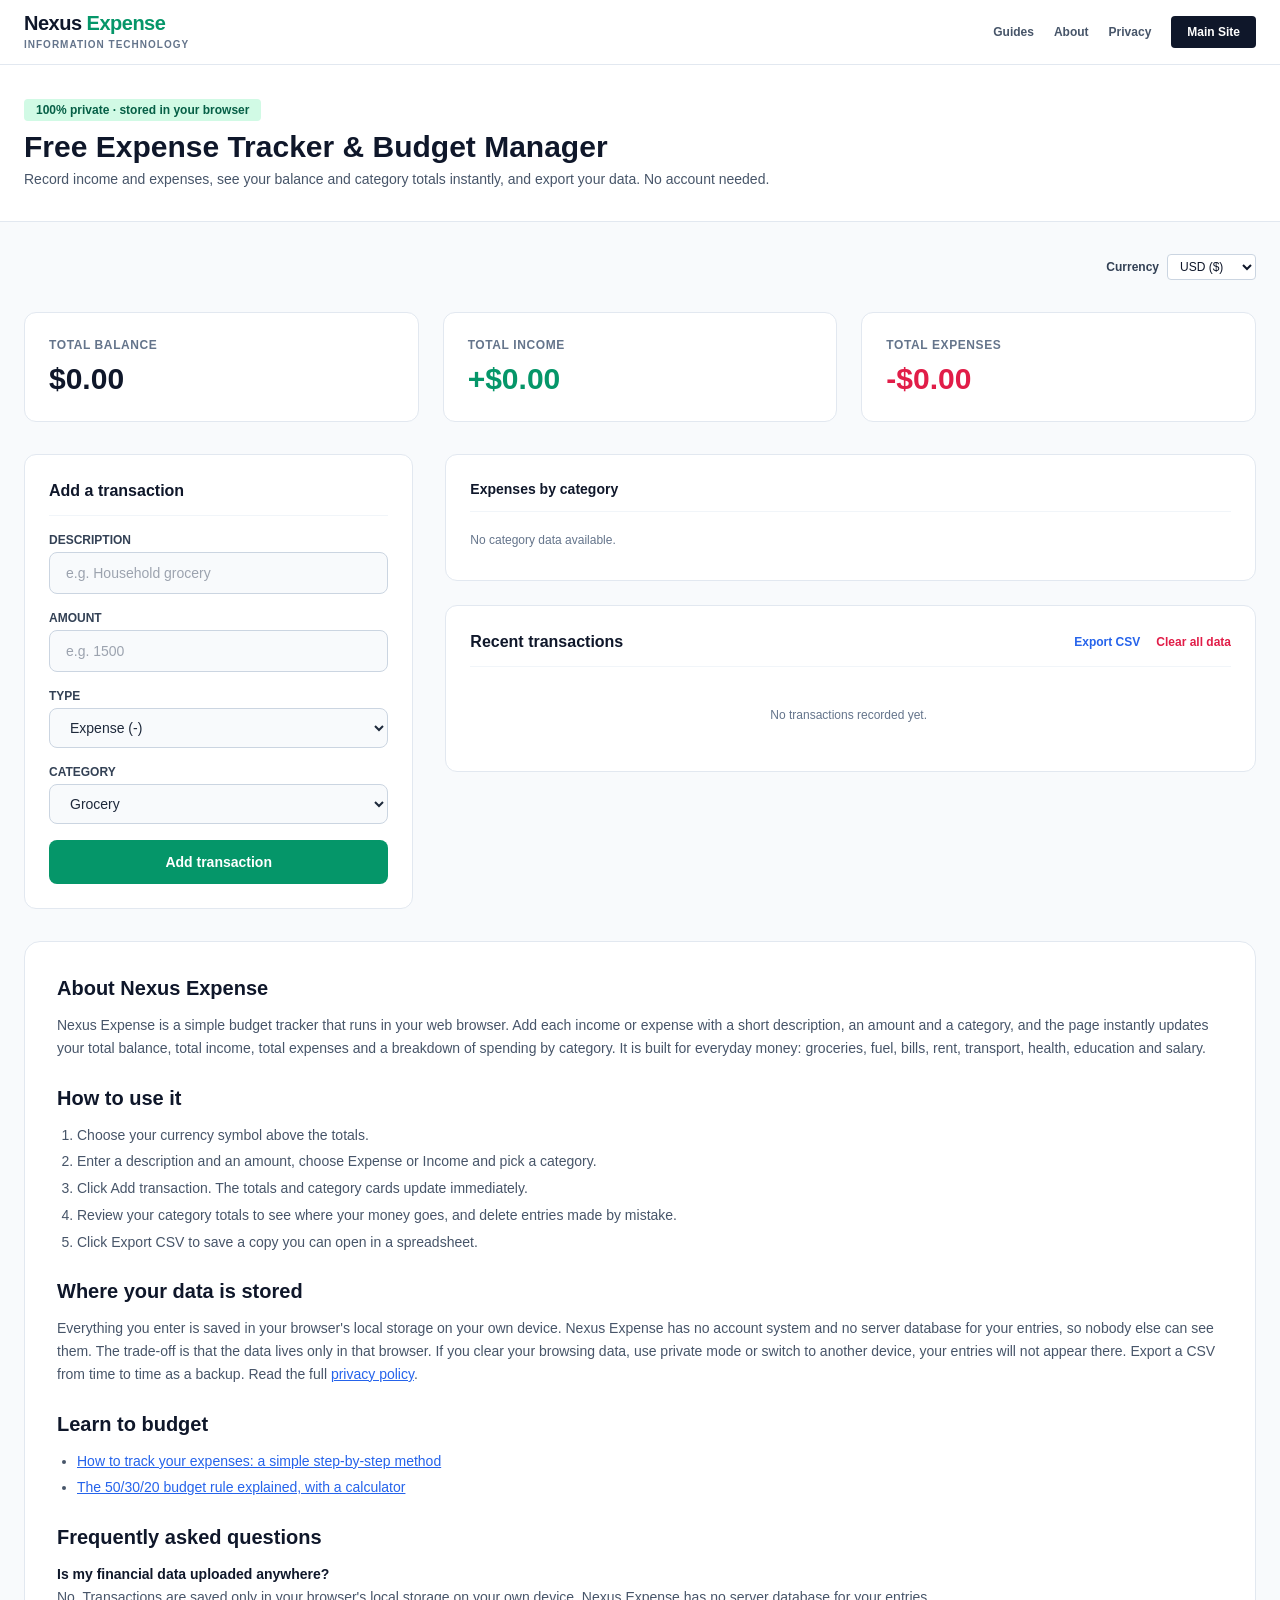
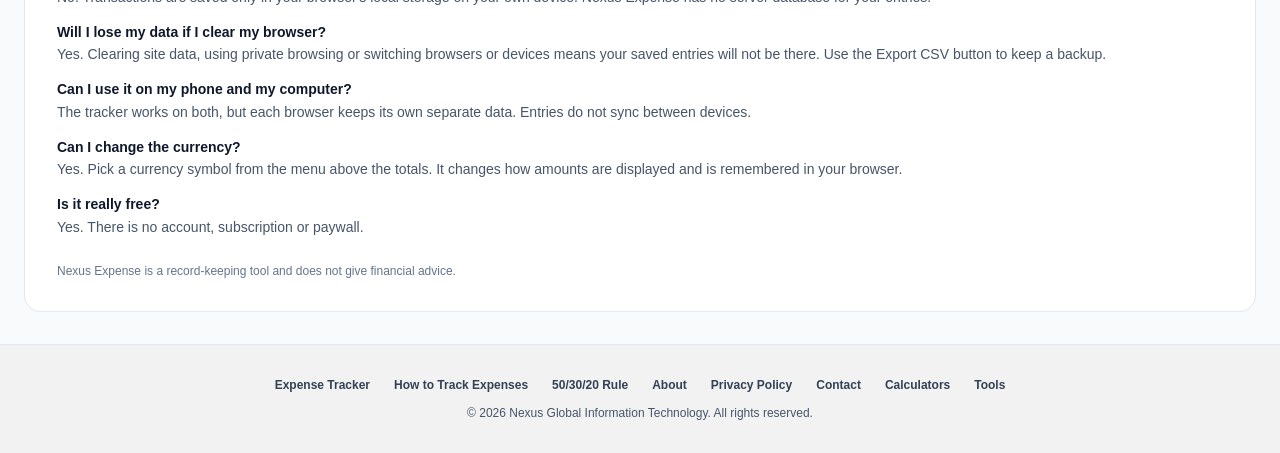
<file: index.html>
<!DOCTYPE html>
<html lang="en">
<head>
<meta charset="UTF-8">
<meta name="viewport" content="width=device-width, initial-scale=1.0">
<title>Free Expense Tracker & Budget Manager - Private, No Sign-up | Nexus Expense</title>
<meta name="description" content="Track income and expenses by category with a free private budget tracker. Data stays in your browser. No account, no upload. Export to CSV.">
<link rel="canonical" href="https://expense.nexusglobalit.org/">
<link rel="icon" href="/favicon.ico" type="image/x-icon">
<link rel="apple-touch-icon" href="/apple-touch-icon.png">
<meta property="og:type" content="website"><meta property="og:site_name" content="Nexus Expense"><meta property="og:title" content="Free Expense Tracker & Budget Manager - Private, No Sign-up | Nexus Expense"><meta property="og:description" content="Track income and expenses by category with a free private budget tracker. Data stays in your browser. No account, no upload. Export to CSV."><meta property="og:url" content="https://expense.nexusglobalit.org/"><meta name="twitter:card" content="summary">
<link rel="stylesheet" href="/style.css">
<link rel="stylesheet" href="https://cdnjs.cloudflare.com/ajax/libs/font-awesome/6.5.1/css/all.min.css">
<script type="application/ld+json">[{"@context": "https://schema.org", "@type": "WebApplication", "name": "Nexus Expense", "url": "https://expense.nexusglobalit.org/", "description": "Free private expense tracker and budget manager that stores data only in your browser.", "applicationCategory": "FinanceApplication", "operatingSystem": "Any (web browser)", "browserRequirements": "Requires JavaScript and local storage", "offers": {"@type": "Offer", "price": "0", "priceCurrency": "USD"}, "publisher": {"@type": "Organization", "name": "Nexus Global Information Technology", "url": "https://www.nexusglobalit.org/"}}, {"@context": "https://schema.org", "@type": "FAQPage", "mainEntity": [{"@type": "Question", "name": "Is my financial data uploaded anywhere?", "acceptedAnswer": {"@type": "Answer", "text": "No. Transactions are saved only in your browser's local storage on your own device. Nexus Expense has no server database for your entries."}}, {"@type": "Question", "name": "Will I lose my data if I clear my browser?", "acceptedAnswer": {"@type": "Answer", "text": "Yes. Clearing site data, using private browsing or switching browsers or devices means your saved entries will not be there. Use the Export CSV button to keep a backup."}}, {"@type": "Question", "name": "Can I use it on my phone and my computer?", "acceptedAnswer": {"@type": "Answer", "text": "The tracker works on both, but each browser keeps its own separate data. Entries do not sync between devices."}}, {"@type": "Question", "name": "Can I change the currency?", "acceptedAnswer": {"@type": "Answer", "text": "Yes. Pick a currency symbol from the menu above the totals. It changes how amounts are displayed and is remembered in your browser."}}, {"@type": "Question", "name": "Is it really free?", "acceptedAnswer": {"@type": "Answer", "text": "Yes. There is no account, subscription or paywall."}}]}]</script>
</head>
<body class="bg-slate-50 text-slate-900 min-h-screen flex flex-col">
<nav class="border-b border-slate-200 bg-white sticky top-0 z-50"><div class="max-w-7xl mx-auto px-6 h-16 flex items-center justify-between">
<a href="/" class="flex flex-col justify-center"><span class="text-xl font-bold tracking-tight text-slate-900 leading-none">Nexus <span class="text-emerald-600">Expense</span></span><span class="text-[10px] font-semibold text-slate-500 uppercase tracking-widest mt-1">Information Technology</span></a>
<div class="flex items-center gap-5 text-xs font-semibold text-slate-600">
<a class="hidden sm:inline hover:text-emerald-700" href="/how-to-track-expenses/">Guides</a><a class="hidden sm:inline hover:text-emerald-700" href="/about/">About</a><a class="hidden sm:inline hover:text-emerald-700" href="/privacy-policy/">Privacy</a>
<a href="https://www.nexusglobalit.org/" class="bg-slate-900 hover:bg-slate-800 text-white px-4 py-2 rounded">Main Site</a></div></div></nav>
<section class="py-8 px-6 bg-white border-b border-slate-200"><div class="max-w-7xl mx-auto">
<span class="bg-emerald-100 text-emerald-800 text-xs font-semibold px-3 py-1 rounded">100% private &middot; stored in your browser</span>
<h1 class="text-2xl sm:text-3xl font-bold text-slate-900 mt-2">Free Expense Tracker &amp; Budget Manager</h1>
<p class="text-slate-600 text-sm mt-1">Record income and expenses, see your balance and category totals instantly, and export your data. No account needed.</p></div></section>
<main class="max-w-7xl mx-auto px-6 py-8 flex-grow w-full space-y-8">
<div class="flex items-center justify-end gap-2 text-xs"><label for="currency" class="font-semibold text-slate-700">Currency</label><select id="currency" class="border border-slate-300 rounded px-2 py-1 bg-white"><option value="$">USD ($)</option><option value="Rs ">PKR (Rs)</option><option value="€">EUR (€)</option><option value="£">GBP (£)</option><option value="AED ">AED</option><option value="SAR ">SAR</option><option value="₹">INR (₹)</option></select></div>
<div class="grid grid-cols-1 sm:grid-cols-3 gap-6">
<div class="bg-white border border-slate-200 p-6 rounded-xl"><span class="text-xs text-slate-500 font-semibold uppercase tracking-wider block">Total Balance</span><span id="balance-amount" class="text-3xl font-bold text-slate-900 mt-2 block">$0.00</span></div>
<div class="bg-white border border-slate-200 p-6 rounded-xl"><span class="text-xs text-slate-500 font-semibold uppercase tracking-wider block">Total Income</span><span id="income-amount" class="text-3xl font-bold text-emerald-600 mt-2 block">+$0.00</span></div>
<div class="bg-white border border-slate-200 p-6 rounded-xl"><span class="text-xs text-slate-500 font-semibold uppercase tracking-wider block">Total Expenses</span><span id="expense-amount" class="text-3xl font-bold text-rose-600 mt-2 block">-$0.00</span></div></div>
<div class="grid grid-cols-1 lg:grid-cols-3 gap-8">
<div class="bg-white border border-slate-200 p-6 rounded-xl space-y-4 h-fit"><h2 class="text-base font-bold text-slate-900 border-b border-slate-100 pb-3">Add a transaction</h2>
<form id="transaction-form" class="space-y-4">
<div><label for="tx-title" class="block text-xs font-semibold text-slate-700 uppercase mb-1">Description</label><input type="text" id="tx-title" required maxlength="80" placeholder="e.g. Household grocery" class="w-full bg-slate-50 border border-slate-300 text-slate-800 text-sm px-4 py-2.5 rounded-lg focus:outline-none focus:border-emerald-600"></div>
<div><label for="tx-amount" class="block text-xs font-semibold text-slate-700 uppercase mb-1">Amount</label><input type="number" step="0.01" min="0.01" id="tx-amount" required placeholder="e.g. 1500" class="w-full bg-slate-50 border border-slate-300 text-slate-800 text-sm px-4 py-2.5 rounded-lg focus:outline-none focus:border-emerald-600"></div>
<div><label for="tx-type" class="block text-xs font-semibold text-slate-700 uppercase mb-1">Type</label><select id="tx-type" class="w-full bg-slate-50 border border-slate-300 text-slate-800 text-sm px-4 py-2.5 rounded-lg focus:outline-none focus:border-emerald-600"><option value="expense">Expense (-)</option><option value="income">Income (+)</option></select></div>
<div><label for="tx-category" class="block text-xs font-semibold text-slate-700 uppercase mb-1">Category</label><select id="tx-category" class="w-full bg-slate-50 border border-slate-300 text-slate-800 text-sm px-4 py-2.5 rounded-lg focus:outline-none focus:border-emerald-600"><option value="Grocery">Grocery</option><option value="Petrol">Petrol / Fuel</option><option value="Milk">Milk</option><option value="Bills">Bills &amp; Utilities</option><option value="Rent">Rent</option><option value="Transport">Transport</option><option value="Food &amp; Dining">Food &amp; Dining</option><option value="Health">Health</option><option value="Education">Education</option><option value="Shopping">Shopping</option><option value="Salary">Salary</option><option value="Other">Other</option></select></div>
<button type="submit" class="w-full bg-emerald-600 hover:bg-emerald-700 text-white font-semibold py-3 rounded-lg text-sm transition">Add transaction</button></form></div>
<div class="lg:col-span-2 space-y-6">
<div class="bg-white border border-slate-200 p-6 rounded-xl space-y-3"><h2 class="text-sm font-bold text-slate-900 border-b border-slate-100 pb-3">Expenses by category</h2><div id="category-totals-list" class="grid grid-cols-2 sm:grid-cols-3 gap-3"></div></div>
<div class="bg-white border border-slate-200 p-6 rounded-xl space-y-4"><div class="flex items-center justify-between border-b border-slate-100 pb-3"><h2 class="text-base font-bold text-slate-900">Recent transactions</h2>
<div class="flex gap-4 text-xs font-semibold"><button id="export-btn" class="text-blue-600 hover:underline">Export CSV</button><button id="clear-btn" class="text-rose-600 hover:underline">Clear all data</button></div></div>
<ul id="transaction-list" class="space-y-2 max-h-80 overflow-y-auto pr-1"></ul></div></div></div>
<article class="bg-white border border-slate-200 rounded-2xl p-6 sm:p-8 text-sm text-slate-600 leading-relaxed space-y-3">
<h2 class="text-xl font-bold text-slate-900">About Nexus Expense</h2>
<p>Nexus Expense is a simple budget tracker that runs in your web browser. Add each income or expense with a short description, an amount and a category, and the page instantly updates your total balance, total income, total expenses and a breakdown of spending by category. It is built for everyday money: groceries, fuel, bills, rent, transport, health, education and salary.</p>
<h2 class="text-xl font-bold text-slate-900 pt-3">How to use it</h2>
<ol class="list-decimal pl-5 space-y-1"><li>Choose your currency symbol above the totals.</li><li>Enter a description and an amount, choose Expense or Income and pick a category.</li><li>Click Add transaction. The totals and category cards update immediately.</li><li>Review your category totals to see where your money goes, and delete entries made by mistake.</li><li>Click Export CSV to save a copy you can open in a spreadsheet.</li></ol>
<h2 class="text-xl font-bold text-slate-900 pt-3">Where your data is stored</h2>
<p>Everything you enter is saved in your browser's local storage on your own device. Nexus Expense has no account system and no server database for your entries, so nobody else can see them. The trade-off is that the data lives only in that browser. If you clear your browsing data, use private mode or switch to another device, your entries will not appear there. Export a CSV from time to time as a backup. Read the full <a class="text-blue-600 underline" href="/privacy-policy/">privacy policy</a>.</p>
<h2 class="text-xl font-bold text-slate-900 pt-3">Learn to budget</h2>
<ul class="list-disc pl-5 space-y-1"><li><a class="text-blue-600 underline" href="/how-to-track-expenses/">How to track your expenses: a simple step-by-step method</a></li><li><a class="text-blue-600 underline" href="/50-30-20-budget-rule/">The 50/30/20 budget rule explained, with a calculator</a></li></ul>
<h2 class="text-xl font-bold text-slate-900 pt-3">Frequently asked questions</h2>
<div><h3 class="font-semibold text-slate-900 mt-3">Is my financial data uploaded anywhere?</h3><p>No. Transactions are saved only in your browser's local storage on your own device. Nexus Expense has no server database for your entries.</p></div><div><h3 class="font-semibold text-slate-900 mt-3">Will I lose my data if I clear my browser?</h3><p>Yes. Clearing site data, using private browsing or switching browsers or devices means your saved entries will not be there. Use the Export CSV button to keep a backup.</p></div><div><h3 class="font-semibold text-slate-900 mt-3">Can I use it on my phone and my computer?</h3><p>The tracker works on both, but each browser keeps its own separate data. Entries do not sync between devices.</p></div><div><h3 class="font-semibold text-slate-900 mt-3">Can I change the currency?</h3><p>Yes. Pick a currency symbol from the menu above the totals. It changes how amounts are displayed and is remembered in your browser.</p></div><div><h3 class="font-semibold text-slate-900 mt-3">Is it really free?</h3><p>Yes. There is no account, subscription or paywall.</p></div>
<p class="text-xs text-slate-500 pt-3">Nexus Expense is a record-keeping tool and does not give financial advice.</p></article>
</main>
<footer class="bg-[#f2f2f2] text-slate-600 text-xs py-8 px-6 border-t border-slate-200"><div class="max-w-7xl mx-auto space-y-3 text-center">
<nav aria-label="Footer" class="flex flex-wrap justify-center gap-x-6 gap-y-2 font-semibold text-slate-700"><a href="/">Expense Tracker</a><a href="/how-to-track-expenses/">How to Track Expenses</a><a href="/50-30-20-budget-rule/">50/30/20 Rule</a><a href="/about/">About</a><a href="/privacy-policy/">Privacy Policy</a><a href="/contact/">Contact</a><a href="https://calc.nexusglobalit.org/">Calculators</a><a href="https://tools.nexusglobalit.org/">Tools</a></nav>
<p>&copy; 2026 Nexus Global Information Technology. All rights reserved.</p></div></footer>
<script>
const KEY='my_transactions',CKEY='nexus_expense_currency';
function loadTx(){try{const v=JSON.parse(localStorage.getItem(KEY));return Array.isArray(v)?v:[];}catch(e){return [];}}
function saveTx(){try{localStorage.setItem(KEY,JSON.stringify(transactions));}catch(e){}}
let transactions=loadTx();let sym='$';
try{sym=localStorage.getItem(CKEY)||'$';}catch(e){}
function money(n){return sym+Math.abs(n).toFixed(2);}
function el(tag,cls,text){const e=document.createElement(tag);if(cls)e.className=cls;if(text!==undefined)e.textContent=text;return e;}
function updateUI(){
 const list=document.getElementById('transaction-list'),cats=document.getElementById('category-totals-list');
 list.textContent='';cats.textContent='';let inc=0,exp=0;const byCat={};
 if(!transactions.length){list.appendChild(el('p','text-xs text-slate-500 text-center py-6','No transactions recorded yet.'));cats.appendChild(el('p','text-xs text-slate-500 col-span-full py-2','No category data available.'));}
 else{
  transactions.forEach((tx,i)=>{const a=parseFloat(tx.amount)||0;
   if(tx.type==='income'){inc+=a;}else{exp+=a;byCat[tx.category]=(byCat[tx.category]||0)+a;}
   const li=el('li','flex items-center justify-between p-3 rounded-lg bg-slate-50 border border-slate-200 text-sm');
   const left=el('div','flex items-center space-x-3');left.appendChild(el('span','w-2.5 h-2.5 rounded-full '+(tx.type==='income'?'bg-emerald-500':'bg-rose-500')));
   const mid=el('div');mid.appendChild(el('p','font-semibold text-slate-800 text-xs sm:text-sm',tx.title));mid.appendChild(el('span','text-[10px] bg-slate-200 text-slate-600 px-2 py-0.5 rounded',tx.category));left.appendChild(mid);
   const right=el('div','flex items-center space-x-3');right.appendChild(el('span','font-mono font-bold '+(tx.type==='income'?'text-emerald-600':'text-rose-600'),(tx.type==='income'?'+':'-')+money(a)));
   const del=el('button','text-slate-400 hover:text-rose-600 text-xs transition','Delete');del.setAttribute('aria-label','Delete transaction '+tx.title);del.addEventListener('click',()=>{transactions.splice(i,1);updateUI();});right.appendChild(del);
   li.appendChild(left);li.appendChild(right);list.appendChild(li);});
  const keys=Object.keys(byCat);
  if(!keys.length){cats.appendChild(el('p','text-xs text-slate-500 col-span-full py-2','No expense categories recorded yet.'));}
  else keys.forEach(c=>{const d=el('div','bg-slate-50 border border-slate-200 p-3 rounded-lg');d.appendChild(el('span','text-[11px] text-slate-500 block font-semibold',c));d.appendChild(el('span','text-base font-bold text-rose-600 mt-0.5 block',money(byCat[c])));cats.appendChild(d);});
 }
 const net=inc-exp;document.getElementById('balance-amount').textContent=(net<0?'-':'')+money(net);
 document.getElementById('income-amount').textContent='+'+money(inc);document.getElementById('expense-amount').textContent='-'+money(exp);saveTx();}
function addTransaction(e){e.preventDefault();const title=document.getElementById('tx-title').value.trim();const amount=parseFloat(document.getElementById('tx-amount').value);
 if(!title||!(amount>0))return;transactions.unshift({title,amount:amount.toFixed(2),type:document.getElementById('tx-type').value,category:document.getElementById('tx-category').value});
 updateUI();document.getElementById('tx-title').value='';document.getElementById('tx-amount').value='';}
function clearAllData(){if(confirm('Delete all saved transactions? This cannot be undone.')){transactions=[];updateUI();}}
function csvCell(v){v=String(v);if(/^[=+\-@]/.test(v))v="'"+v;return '"'+v.replace(/"/g,'""')+'"';}
function exportCSV(){if(!transactions.length){alert('There are no transactions to export yet.');return;}
 const rows=[['Title','Amount','Type','Category']].concat(transactions.map(t=>[t.title,t.amount,t.type,t.category]));
 const blob=new Blob([rows.map(r=>r.map(csvCell).join(',')).join('\n')],{type:'text/csv'});const a=document.createElement('a');a.href=URL.createObjectURL(blob);a.download='nexus-expenses.csv';a.click();URL.revokeObjectURL(a.href);}
const cs=document.getElementById('currency');cs.value=sym;if(cs.value!==sym){cs.value='$';sym='$';}
cs.addEventListener('change',()=>{sym=cs.value;try{localStorage.setItem(CKEY,sym);}catch(e){}updateUI();});
document.getElementById('transaction-form').addEventListener('submit',addTransaction);
document.getElementById('clear-btn').addEventListener('click',clearAllData);document.getElementById('export-btn').addEventListener('click',exportCSV);
updateUI();
</script>
</body></html>
</file>
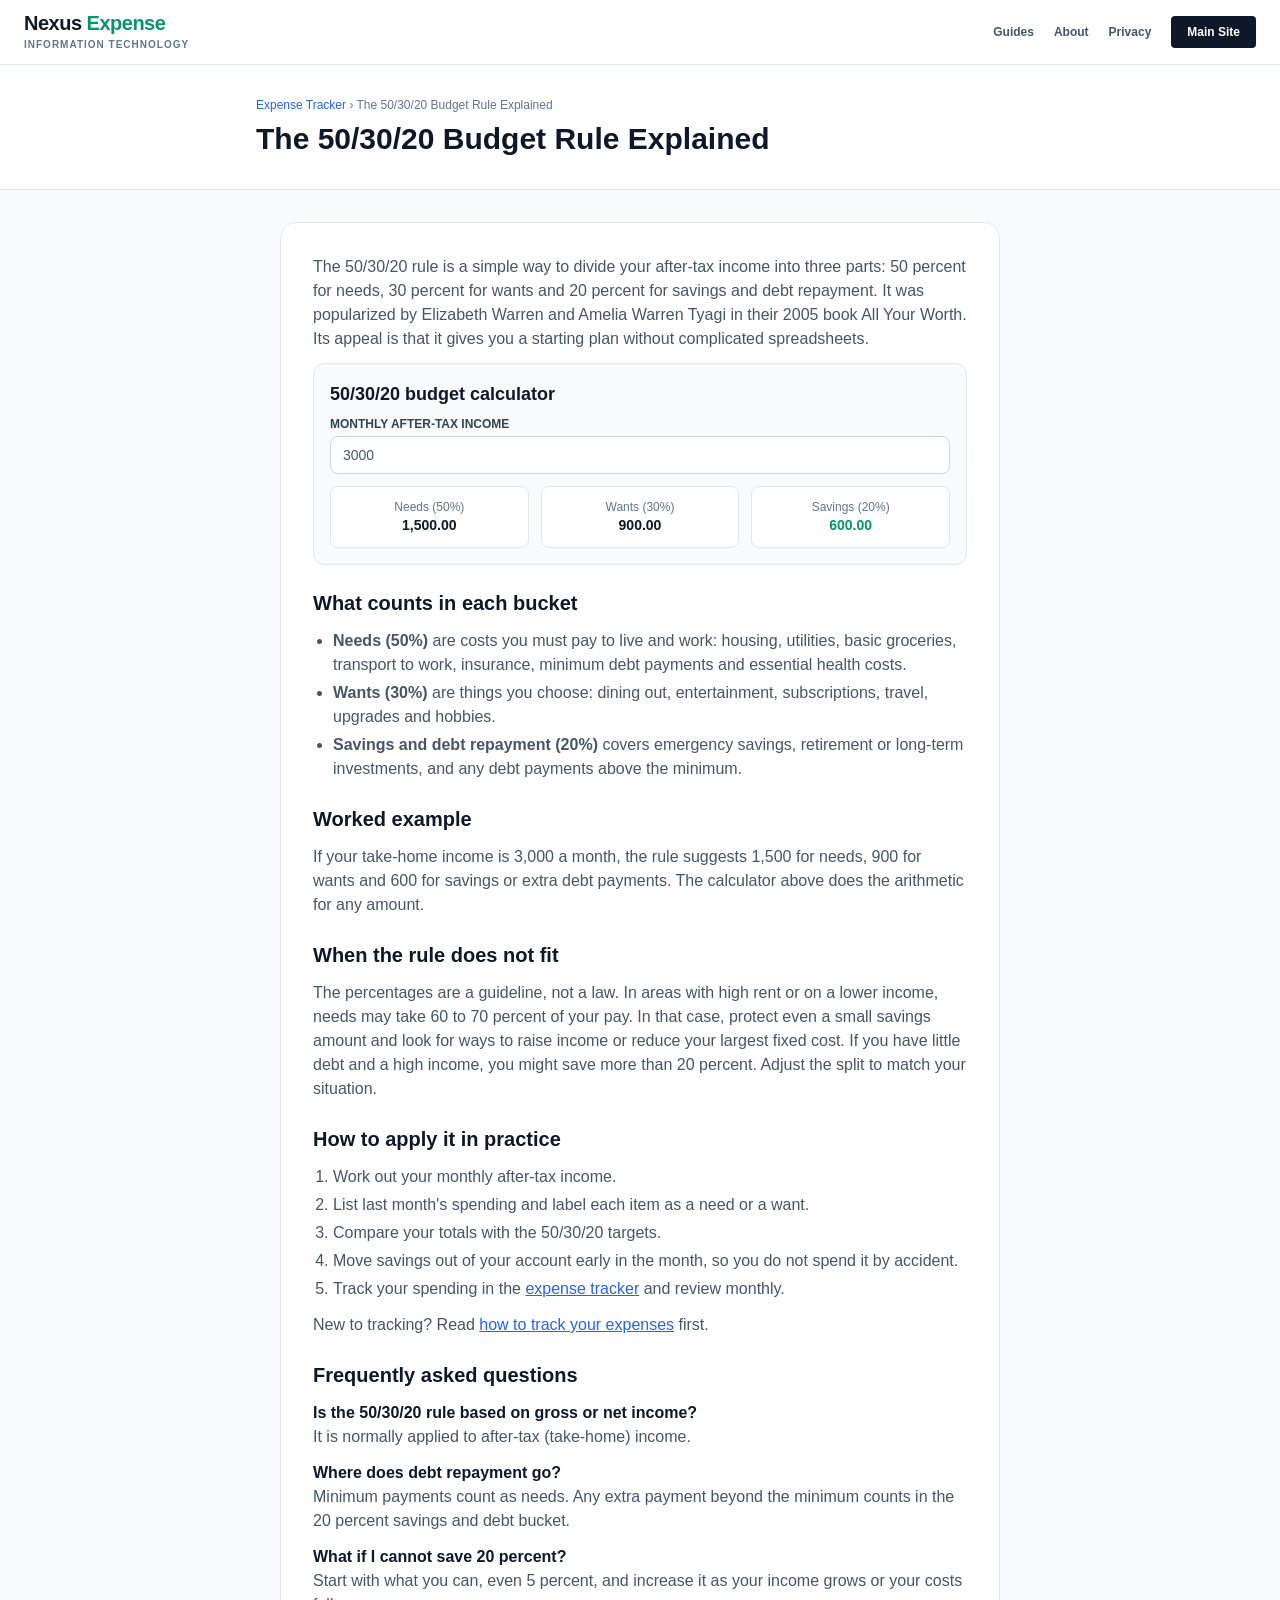
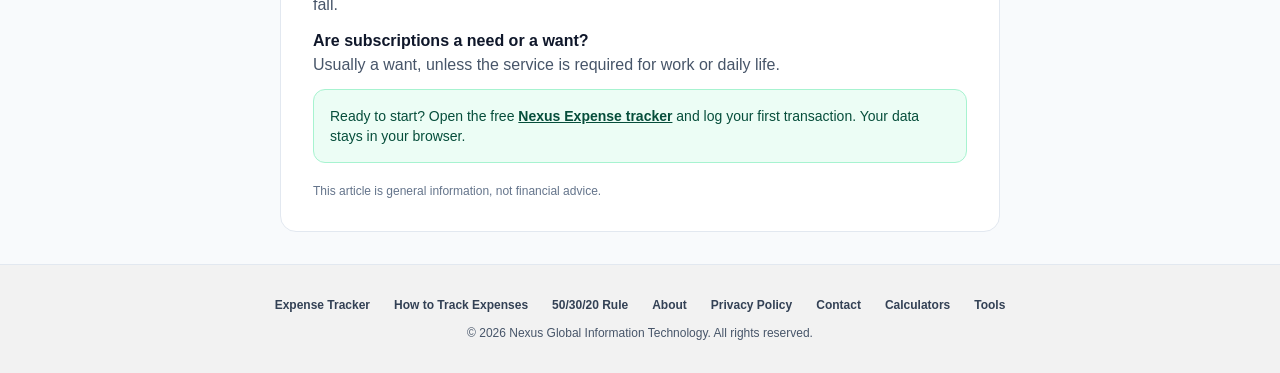
<file: 50-30-20-budget-rule/index.html>
<!DOCTYPE html>
<html lang="en">
<head>
<meta charset="UTF-8">
<meta name="viewport" content="width=device-width, initial-scale=1.0">
<title>50/30/20 Budget Rule Explained - With Calculator | Nexus Expense</title>
<meta name="description" content="What is the 50/30/20 budget rule? Split after-tax income into 50% needs, 30% wants and 20% savings. Includes a free calculator and tips for when it does not fit.">
<link rel="canonical" href="https://expense.nexusglobalit.org/50-30-20-budget-rule/">
<link rel="icon" href="/favicon.ico" type="image/x-icon">
<link rel="apple-touch-icon" href="/apple-touch-icon.png">
<meta property="og:type" content="website"><meta property="og:site_name" content="Nexus Expense"><meta property="og:title" content="50/30/20 Budget Rule Explained - With Calculator | Nexus Expense"><meta property="og:description" content="What is the 50/30/20 budget rule? Split after-tax income into 50% needs, 30% wants and 20% savings. Includes a free calculator and tips for when it does not fit."><meta property="og:url" content="https://expense.nexusglobalit.org/50-30-20-budget-rule/"><meta name="twitter:card" content="summary">
<link rel="stylesheet" href="/style.css">
<link rel="stylesheet" href="https://cdnjs.cloudflare.com/ajax/libs/font-awesome/6.5.1/css/all.min.css">
<script type="application/ld+json">[{"@context": "https://schema.org", "@type": "Article", "headline": "The 50/30/20 Budget Rule Explained", "description": "What is the 50/30/20 budget rule? Split after-tax income into 50% needs, 30% wants and 20% savings. Includes a free calculator and tips for when it does not fit.", "mainEntityOfPage": "https://expense.nexusglobalit.org/50-30-20-budget-rule/", "datePublished": "2026-11-15", "dateModified": "2026-11-15", "author": {"@type": "Organization", "name": "Nexus Global Information Technology", "url": "https://www.nexusglobalit.org/"}, "publisher": {"@type": "Organization", "name": "Nexus Global Information Technology", "url": "https://www.nexusglobalit.org/"}}, {"@context": "https://schema.org", "@type": "BreadcrumbList", "itemListElement": [{"@type": "ListItem", "position": 1, "name": "Expense Tracker", "item": "https://expense.nexusglobalit.org/"}, {"@type": "ListItem", "position": 2, "name": "The 50/30/20 Budget Rule Explained", "item": "https://expense.nexusglobalit.org/50-30-20-budget-rule/"}]}, {"@context": "https://schema.org", "@type": "FAQPage", "mainEntity": [{"@type": "Question", "name": "Is the 50/30/20 rule based on gross or net income?", "acceptedAnswer": {"@type": "Answer", "text": "It is normally applied to after-tax (take-home) income."}}, {"@type": "Question", "name": "Where does debt repayment go?", "acceptedAnswer": {"@type": "Answer", "text": "Minimum payments count as needs. Any extra payment beyond the minimum counts in the 20 percent savings and debt bucket."}}, {"@type": "Question", "name": "What if I cannot save 20 percent?", "acceptedAnswer": {"@type": "Answer", "text": "Start with what you can, even 5 percent, and increase it as your income grows or your costs fall."}}, {"@type": "Question", "name": "Are subscriptions a need or a want?", "acceptedAnswer": {"@type": "Answer", "text": "Usually a want, unless the service is required for work or daily life."}}]}]</script>
</head>
<body class="bg-slate-50 text-slate-900 min-h-screen flex flex-col">
<nav class="border-b border-slate-200 bg-white sticky top-0 z-50"><div class="max-w-7xl mx-auto px-6 h-16 flex items-center justify-between">
<a href="/" class="flex flex-col justify-center"><span class="text-xl font-bold tracking-tight text-slate-900 leading-none">Nexus <span class="text-emerald-600">Expense</span></span><span class="text-[10px] font-semibold text-slate-500 uppercase tracking-widest mt-1">Information Technology</span></a>
<div class="flex items-center gap-5 text-xs font-semibold text-slate-600">
<a class="hidden sm:inline hover:text-emerald-700" href="/how-to-track-expenses/">Guides</a><a class="hidden sm:inline hover:text-emerald-700" href="/about/">About</a><a class="hidden sm:inline hover:text-emerald-700" href="/privacy-policy/">Privacy</a>
<a href="https://www.nexusglobalit.org/" class="bg-slate-900 hover:bg-slate-800 text-white px-4 py-2 rounded">Main Site</a></div></div></nav>
<section class="py-8 px-6 bg-white border-b border-slate-200"><div class="max-w-3xl mx-auto"><nav class="text-xs text-slate-500 mb-2" aria-label="Breadcrumb"><a class="text-blue-600" href="/">Expense Tracker</a> &rsaquo; <span>The 50/30/20 Budget Rule Explained</span></nav>
<h1 class="text-2xl sm:text-3xl font-bold text-slate-900">The 50/30/20 Budget Rule Explained</h1></div></section>
<main class="max-w-3xl mx-auto px-6 py-8 flex-grow w-full"><article class="bg-white border border-slate-200 rounded-2xl p-6 sm:p-8 text-sm sm:text-base text-slate-600 leading-relaxed space-y-3">
<p>The 50/30/20 rule is a simple way to divide your after-tax income into three parts: 50 percent for needs, 30 percent for wants and 20 percent for savings and debt repayment. It was popularized by Elizabeth Warren and Amelia Warren Tyagi in their 2005 book All Your Worth. Its appeal is that it gives you a starting plan without complicated spreadsheets.</p>
<div class="not-prose bg-slate-50 border border-slate-200 rounded-xl p-4 my-4"><h2 class="text-lg font-bold text-slate-900 mb-2">50/30/20 budget calculator</h2>
<label for="inc" class="block text-xs font-semibold uppercase text-slate-700 mb-1">Monthly after-tax income</label>
<input id="inc" type="number" min="0" step="any" value="3000" class="w-full border border-slate-300 rounded-lg px-3 py-2 text-sm mb-3" oninput="calc()">
<div class="grid grid-cols-3 gap-3 text-center text-sm"><div class="bg-white border border-slate-200 rounded-lg p-3"><div class="text-xs text-slate-500">Needs (50%)</div><div id="needs" class="font-bold text-slate-900">0</div></div>
<div class="bg-white border border-slate-200 rounded-lg p-3"><div class="text-xs text-slate-500">Wants (30%)</div><div id="wants" class="font-bold text-slate-900">0</div></div>
<div class="bg-white border border-slate-200 rounded-lg p-3"><div class="text-xs text-slate-500">Savings (20%)</div><div id="save" class="font-bold text-emerald-600">0</div></div></div></div>
<h2 class="text-xl font-bold text-slate-900 pt-3">What counts in each bucket</h2>
<ul class="list-disc pl-5 space-y-1"><li><strong>Needs (50%)</strong> are costs you must pay to live and work: housing, utilities, basic groceries, transport to work, insurance, minimum debt payments and essential health costs.</li>
<li><strong>Wants (30%)</strong> are things you choose: dining out, entertainment, subscriptions, travel, upgrades and hobbies.</li>
<li><strong>Savings and debt repayment (20%)</strong> covers emergency savings, retirement or long-term investments, and any debt payments above the minimum.</li></ul>
<h2 class="text-xl font-bold text-slate-900 pt-3">Worked example</h2><p>If your take-home income is 3,000 a month, the rule suggests 1,500 for needs, 900 for wants and 600 for savings or extra debt payments. The calculator above does the arithmetic for any amount.</p>
<h2 class="text-xl font-bold text-slate-900 pt-3">When the rule does not fit</h2><p>The percentages are a guideline, not a law. In areas with high rent or on a lower income, needs may take 60 to 70 percent of your pay. In that case, protect even a small savings amount and look for ways to raise income or reduce your largest fixed cost. If you have little debt and a high income, you might save more than 20 percent. Adjust the split to match your situation.</p>
<h2 class="text-xl font-bold text-slate-900 pt-3">How to apply it in practice</h2><ol class="list-decimal pl-5 space-y-1"><li>Work out your monthly after-tax income.</li><li>List last month's spending and label each item as a need or a want.</li><li>Compare your totals with the 50/30/20 targets.</li><li>Move savings out of your account early in the month, so you do not spend it by accident.</li><li>Track your spending in the <a class="text-blue-600 underline" href="/">expense tracker</a> and review monthly.</li></ol>
<p>New to tracking? Read <a class="text-blue-600 underline" href="/how-to-track-expenses/">how to track your expenses</a> first.</p>
<h2 class="text-xl font-bold text-slate-900 pt-3">Frequently asked questions</h2><div><h3 class="font-semibold text-slate-900 mt-3">Is the 50/30/20 rule based on gross or net income?</h3><p>It is normally applied to after-tax (take-home) income.</p></div><div><h3 class="font-semibold text-slate-900 mt-3">Where does debt repayment go?</h3><p>Minimum payments count as needs. Any extra payment beyond the minimum counts in the 20 percent savings and debt bucket.</p></div><div><h3 class="font-semibold text-slate-900 mt-3">What if I cannot save 20 percent?</h3><p>Start with what you can, even 5 percent, and increase it as your income grows or your costs fall.</p></div><div><h3 class="font-semibold text-slate-900 mt-3">Are subscriptions a need or a want?</h3><p>Usually a want, unless the service is required for work or daily life.</p></div>
<div class="mt-6 p-4 rounded-xl bg-emerald-50 border border-emerald-200 text-sm text-emerald-900">Ready to start? Open the free <a class="underline font-semibold" href="/">Nexus Expense tracker</a> and log your first transaction. Your data stays in your browser.</div>
<p class="text-xs text-slate-500 pt-2">This article is general information, not financial advice.</p></article></main>
<footer class="bg-[#f2f2f2] text-slate-600 text-xs py-8 px-6 border-t border-slate-200"><div class="max-w-7xl mx-auto space-y-3 text-center">
<nav aria-label="Footer" class="flex flex-wrap justify-center gap-x-6 gap-y-2 font-semibold text-slate-700"><a href="/">Expense Tracker</a><a href="/how-to-track-expenses/">How to Track Expenses</a><a href="/50-30-20-budget-rule/">50/30/20 Rule</a><a href="/about/">About</a><a href="/privacy-policy/">Privacy Policy</a><a href="/contact/">Contact</a><a href="https://calc.nexusglobalit.org/">Calculators</a><a href="https://tools.nexusglobalit.org/">Tools</a></nav>
<p>&copy; 2026 Nexus Global Information Technology. All rights reserved.</p></div></footer>
<script>function calc(){var v=parseFloat(document.getElementById('inc').value)||0;var f=function(n){return (Math.round(n*100)/100).toLocaleString('en-US',{minimumFractionDigits:2,maximumFractionDigits:2});};document.getElementById('needs').textContent=f(v*0.5);document.getElementById('wants').textContent=f(v*0.3);document.getElementById('save').textContent=f(v*0.2);}calc();</script>
</body></html>
</file>
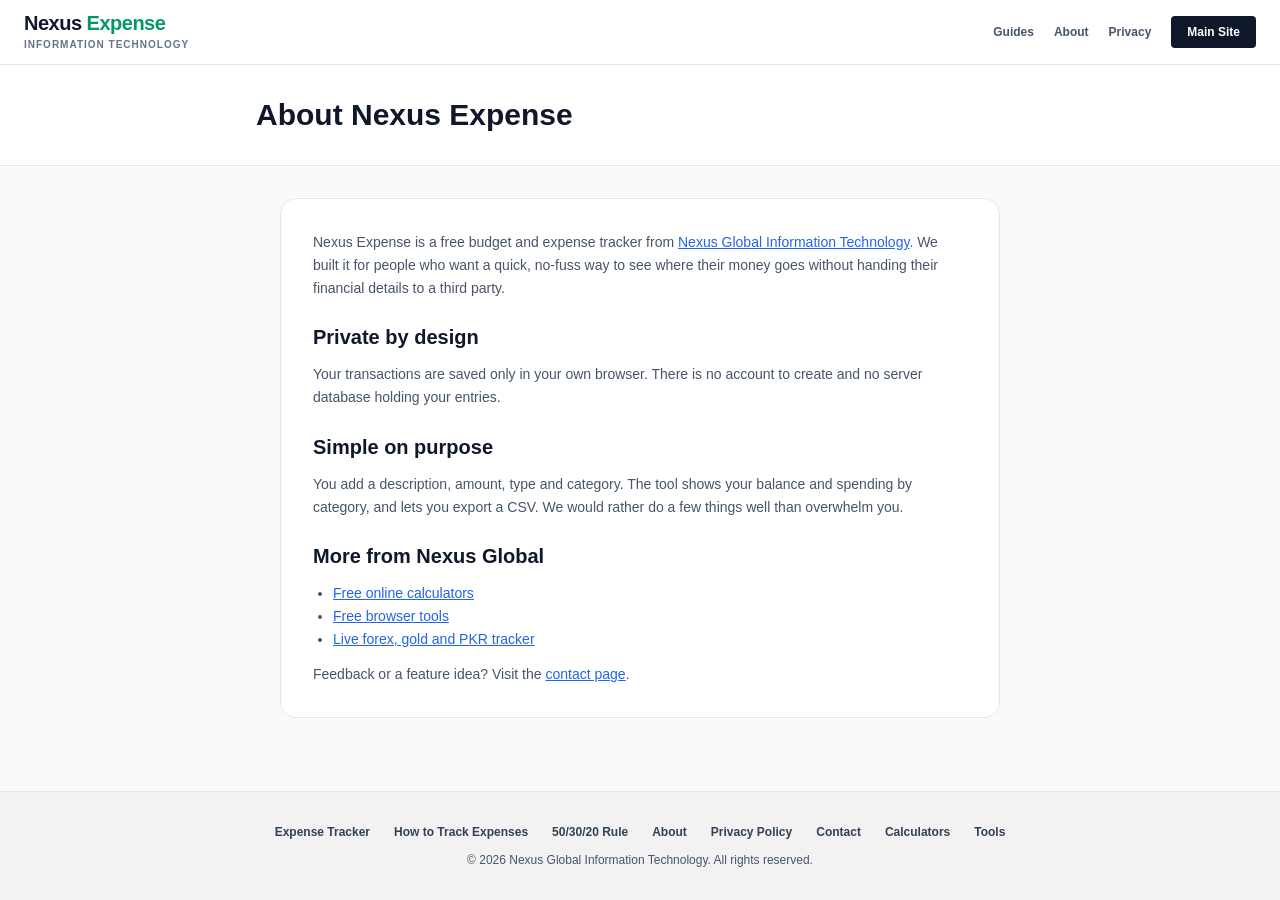
<file: about/index.html>
<!DOCTYPE html>
<html lang="en">
<head>
<meta charset="UTF-8">
<meta name="viewport" content="width=device-width, initial-scale=1.0">
<title>About | Nexus Expense</title>
<meta name="description" content="About Nexus Expense, a free private expense tracker and budget manager from Nexus Global Information Technology.">
<link rel="canonical" href="https://expense.nexusglobalit.org/about/">
<link rel="icon" href="/favicon.ico" type="image/x-icon">
<link rel="apple-touch-icon" href="/apple-touch-icon.png">
<meta property="og:type" content="website"><meta property="og:site_name" content="Nexus Expense"><meta property="og:title" content="About | Nexus Expense"><meta property="og:description" content="About Nexus Expense, a free private expense tracker and budget manager from Nexus Global Information Technology."><meta property="og:url" content="https://expense.nexusglobalit.org/about/"><meta name="twitter:card" content="summary">
<link rel="stylesheet" href="/style.css">
<link rel="stylesheet" href="https://cdnjs.cloudflare.com/ajax/libs/font-awesome/6.5.1/css/all.min.css">
<script type="application/ld+json">[{"@context": "https://schema.org", "@type": "WebPage", "name": "About Nexus Expense", "url": "https://expense.nexusglobalit.org/about/"}]</script>
</head>
<body class="bg-slate-50 text-slate-900 min-h-screen flex flex-col">
<nav class="border-b border-slate-200 bg-white sticky top-0 z-50"><div class="max-w-7xl mx-auto px-6 h-16 flex items-center justify-between">
<a href="/" class="flex flex-col justify-center"><span class="text-xl font-bold tracking-tight text-slate-900 leading-none">Nexus <span class="text-emerald-600">Expense</span></span><span class="text-[10px] font-semibold text-slate-500 uppercase tracking-widest mt-1">Information Technology</span></a>
<div class="flex items-center gap-5 text-xs font-semibold text-slate-600">
<a class="hidden sm:inline hover:text-emerald-700" href="/how-to-track-expenses/">Guides</a><a class="hidden sm:inline hover:text-emerald-700" href="/about/">About</a><a class="hidden sm:inline hover:text-emerald-700" href="/privacy-policy/">Privacy</a>
<a href="https://www.nexusglobalit.org/" class="bg-slate-900 hover:bg-slate-800 text-white px-4 py-2 rounded">Main Site</a></div></div></nav>
<section class="py-8 px-6 bg-white border-b border-slate-200"><div class="max-w-3xl mx-auto"><h1 class="text-2xl sm:text-3xl font-bold text-slate-900">About Nexus Expense</h1></div></section><main class="max-w-3xl mx-auto px-6 py-8 flex-grow w-full"><div class="bg-white border border-slate-200 rounded-2xl p-6 sm:p-8 text-sm text-slate-600 leading-relaxed space-y-3"><p>Nexus Expense is a free budget and expense tracker from <a class="text-blue-600 underline" href="https://www.nexusglobalit.org/">Nexus Global Information Technology</a>. We built it for people who want a quick, no-fuss way to see where their money goes without handing their financial details to a third party.</p>
<h2 class="text-xl font-bold text-slate-900 pt-3">Private by design</h2><p>Your transactions are saved only in your own browser. There is no account to create and no server database holding your entries.</p>
<h2 class="text-xl font-bold text-slate-900 pt-3">Simple on purpose</h2><p>You add a description, amount, type and category. The tool shows your balance and spending by category, and lets you export a CSV. We would rather do a few things well than overwhelm you.</p>
<h2 class="text-xl font-bold text-slate-900 pt-3">More from Nexus Global</h2><ul class="list-disc pl-5"><li><a class="text-blue-600 underline" href="https://calc.nexusglobalit.org/">Free online calculators</a></li><li><a class="text-blue-600 underline" href="https://tools.nexusglobalit.org/">Free browser tools</a></li><li><a class="text-blue-600 underline" href="https://stocks.nexusglobalit.org/">Live forex, gold and PKR tracker</a></li></ul>
<p>Feedback or a feature idea? Visit the <a class="text-blue-600 underline" href="/contact/">contact page</a>.</p></div></main><footer class="bg-[#f2f2f2] text-slate-600 text-xs py-8 px-6 border-t border-slate-200"><div class="max-w-7xl mx-auto space-y-3 text-center">
<nav aria-label="Footer" class="flex flex-wrap justify-center gap-x-6 gap-y-2 font-semibold text-slate-700"><a href="/">Expense Tracker</a><a href="/how-to-track-expenses/">How to Track Expenses</a><a href="/50-30-20-budget-rule/">50/30/20 Rule</a><a href="/about/">About</a><a href="/privacy-policy/">Privacy Policy</a><a href="/contact/">Contact</a><a href="https://calc.nexusglobalit.org/">Calculators</a><a href="https://tools.nexusglobalit.org/">Tools</a></nav>
<p>&copy; 2026 Nexus Global Information Technology. All rights reserved.</p></div></footer></body></html>
</file>
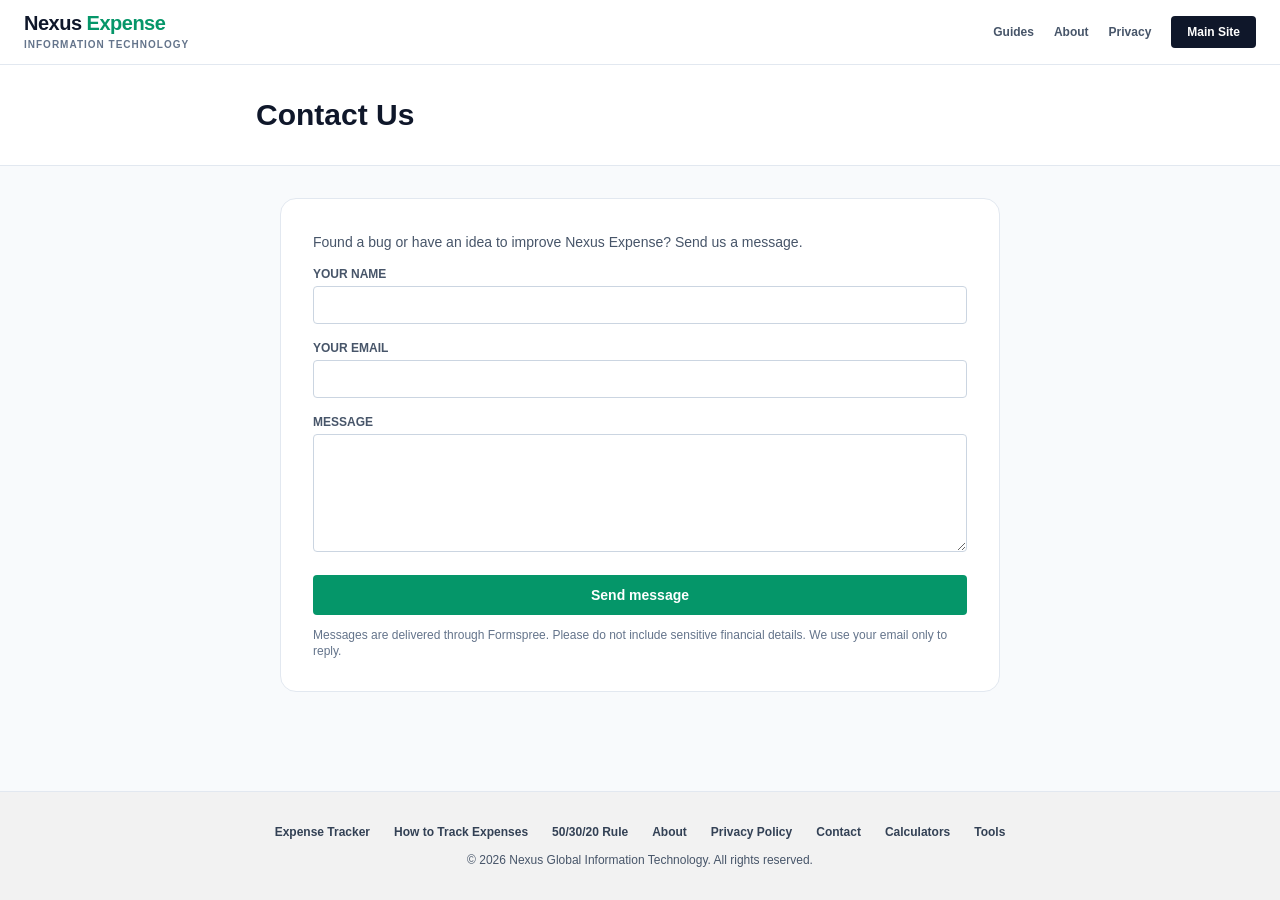
<file: contact/index.html>
<!DOCTYPE html>
<html lang="en">
<head>
<meta charset="UTF-8">
<meta name="viewport" content="width=device-width, initial-scale=1.0">
<title>Contact | Nexus Expense</title>
<meta name="description" content="Contact the Nexus Expense team with feedback, bug reports or feature ideas.">
<link rel="canonical" href="https://expense.nexusglobalit.org/contact/">
<link rel="icon" href="/favicon.ico" type="image/x-icon">
<link rel="apple-touch-icon" href="/apple-touch-icon.png">
<meta property="og:type" content="website"><meta property="og:site_name" content="Nexus Expense"><meta property="og:title" content="Contact | Nexus Expense"><meta property="og:description" content="Contact the Nexus Expense team with feedback, bug reports or feature ideas."><meta property="og:url" content="https://expense.nexusglobalit.org/contact/"><meta name="twitter:card" content="summary">
<link rel="stylesheet" href="/style.css">
<link rel="stylesheet" href="https://cdnjs.cloudflare.com/ajax/libs/font-awesome/6.5.1/css/all.min.css">
<script type="application/ld+json">[{"@context": "https://schema.org", "@type": "WebPage", "name": "Contact Us", "url": "https://expense.nexusglobalit.org/contact/"}]</script>
</head>
<body class="bg-slate-50 text-slate-900 min-h-screen flex flex-col">
<nav class="border-b border-slate-200 bg-white sticky top-0 z-50"><div class="max-w-7xl mx-auto px-6 h-16 flex items-center justify-between">
<a href="/" class="flex flex-col justify-center"><span class="text-xl font-bold tracking-tight text-slate-900 leading-none">Nexus <span class="text-emerald-600">Expense</span></span><span class="text-[10px] font-semibold text-slate-500 uppercase tracking-widest mt-1">Information Technology</span></a>
<div class="flex items-center gap-5 text-xs font-semibold text-slate-600">
<a class="hidden sm:inline hover:text-emerald-700" href="/how-to-track-expenses/">Guides</a><a class="hidden sm:inline hover:text-emerald-700" href="/about/">About</a><a class="hidden sm:inline hover:text-emerald-700" href="/privacy-policy/">Privacy</a>
<a href="https://www.nexusglobalit.org/" class="bg-slate-900 hover:bg-slate-800 text-white px-4 py-2 rounded">Main Site</a></div></div></nav>
<section class="py-8 px-6 bg-white border-b border-slate-200"><div class="max-w-3xl mx-auto"><h1 class="text-2xl sm:text-3xl font-bold text-slate-900">Contact Us</h1></div></section><main class="max-w-3xl mx-auto px-6 py-8 flex-grow w-full"><div class="bg-white border border-slate-200 rounded-2xl p-6 sm:p-8 text-sm text-slate-600 leading-relaxed space-y-3"><p>Found a bug or have an idea to improve Nexus Expense? Send us a message.</p>
<form action="https://formspree.io/f/xbgorkgb" method="POST" class="space-y-4">
<div><label for="name" class="block text-xs font-semibold uppercase mb-1">Your name</label><input id="name" name="name" type="text" required class="w-full px-4 py-2 border border-slate-300 rounded text-sm"></div>
<div><label for="email" class="block text-xs font-semibold uppercase mb-1">Your email</label><input id="email" name="email" type="email" required class="w-full px-4 py-2 border border-slate-300 rounded text-sm"></div>
<div><label for="message" class="block text-xs font-semibold uppercase mb-1">Message</label><textarea id="message" name="message" rows="5" required class="w-full px-4 py-2 border border-slate-300 rounded text-sm"></textarea></div>
<button type="submit" class="w-full bg-emerald-600 hover:bg-emerald-700 text-white font-semibold py-2.5 rounded text-sm">Send message</button></form>
<p class="text-xs text-slate-500">Messages are delivered through Formspree. Please do not include sensitive financial details. We use your email only to reply.</p></div></main><footer class="bg-[#f2f2f2] text-slate-600 text-xs py-8 px-6 border-t border-slate-200"><div class="max-w-7xl mx-auto space-y-3 text-center">
<nav aria-label="Footer" class="flex flex-wrap justify-center gap-x-6 gap-y-2 font-semibold text-slate-700"><a href="/">Expense Tracker</a><a href="/how-to-track-expenses/">How to Track Expenses</a><a href="/50-30-20-budget-rule/">50/30/20 Rule</a><a href="/about/">About</a><a href="/privacy-policy/">Privacy Policy</a><a href="/contact/">Contact</a><a href="https://calc.nexusglobalit.org/">Calculators</a><a href="https://tools.nexusglobalit.org/">Tools</a></nav>
<p>&copy; 2026 Nexus Global Information Technology. All rights reserved.</p></div></footer></body></html>
</file>
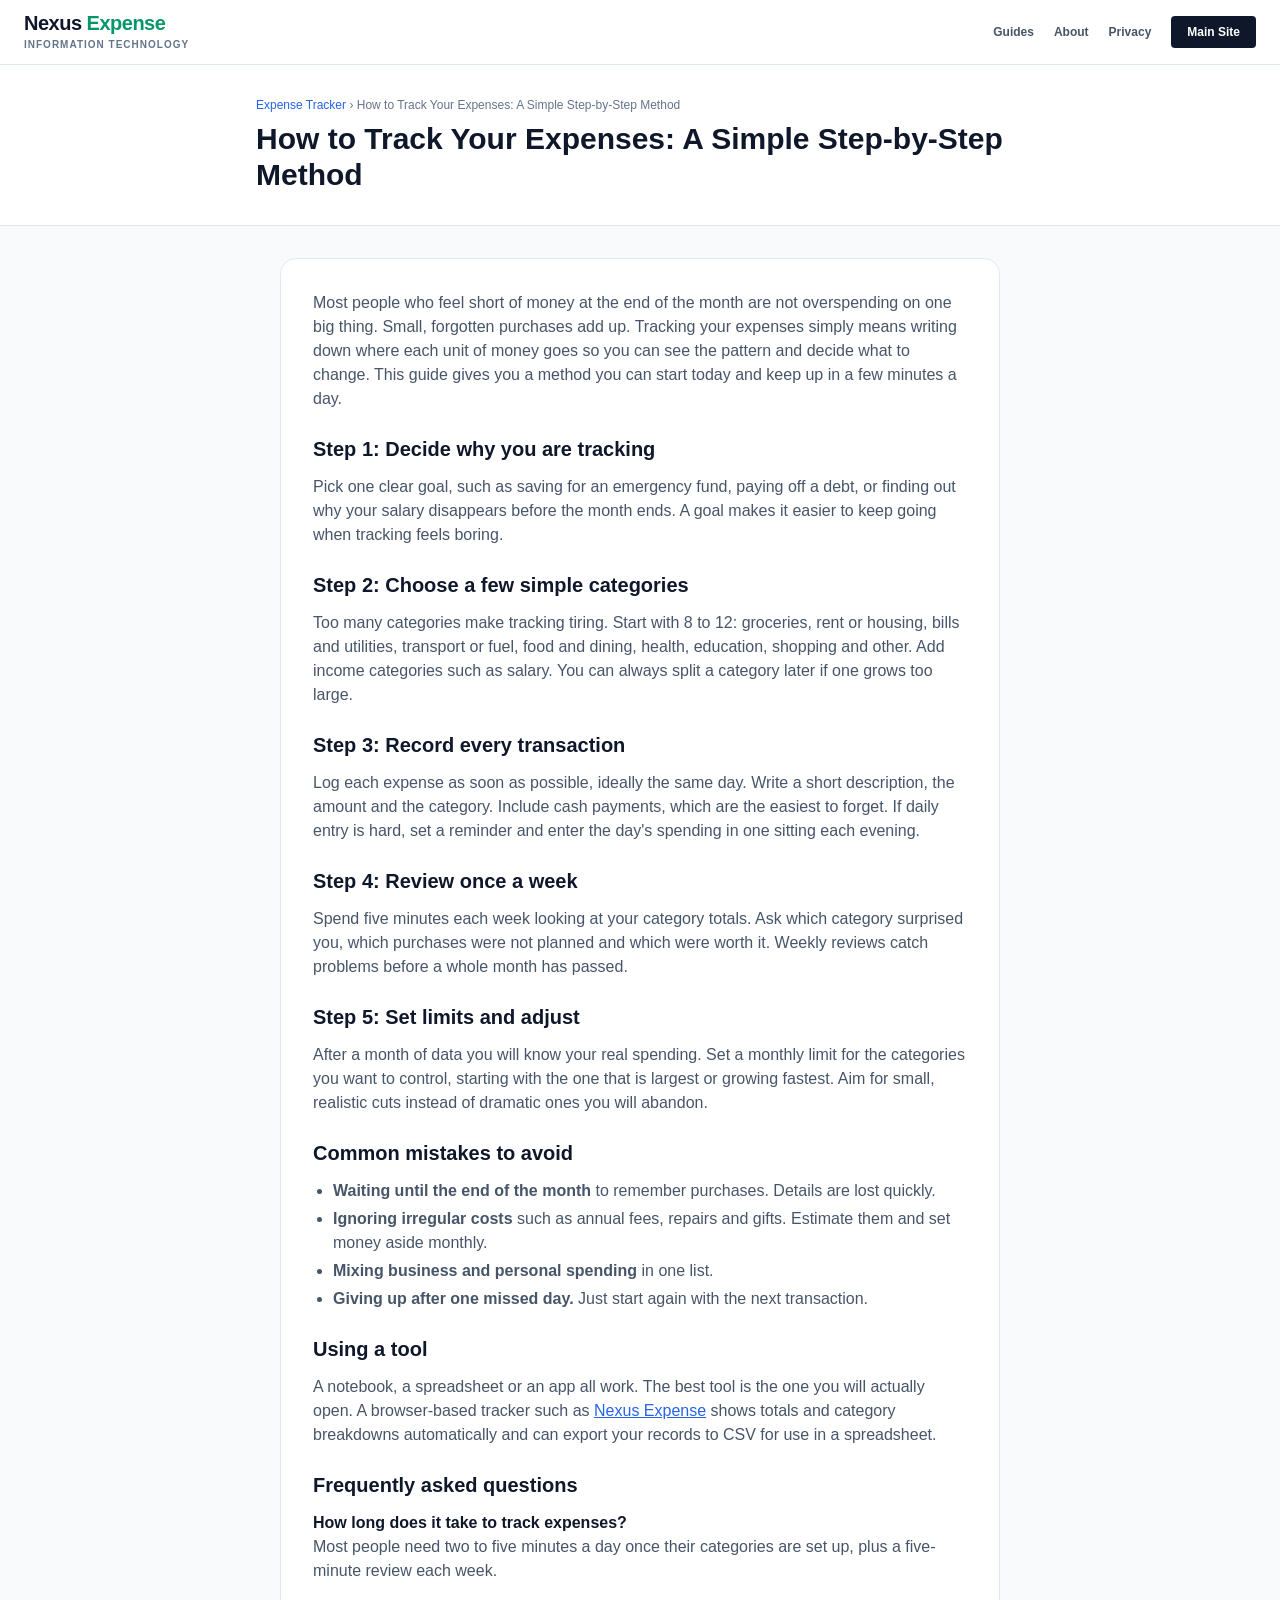
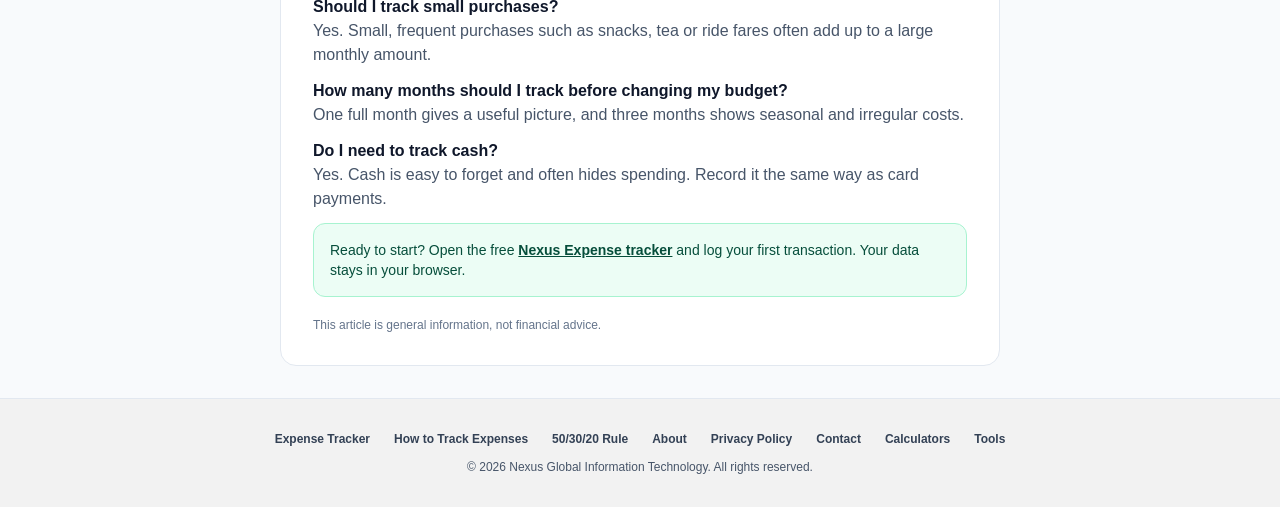
<file: how-to-track-expenses/index.html>
<!DOCTYPE html>
<html lang="en">
<head>
<meta charset="UTF-8">
<meta name="viewport" content="width=device-width, initial-scale=1.0">
<title>How to Track Your Expenses - Simple Step-by-Step Method | Nexus Expense</title>
<meta name="description" content="Learn how to track your expenses in 5 simple steps: pick a goal, choose categories, record spending, review weekly and set limits. Includes common mistakes.">
<link rel="canonical" href="https://expense.nexusglobalit.org/how-to-track-expenses/">
<link rel="icon" href="/favicon.ico" type="image/x-icon">
<link rel="apple-touch-icon" href="/apple-touch-icon.png">
<meta property="og:type" content="website"><meta property="og:site_name" content="Nexus Expense"><meta property="og:title" content="How to Track Your Expenses - Simple Step-by-Step Method | Nexus Expense"><meta property="og:description" content="Learn how to track your expenses in 5 simple steps: pick a goal, choose categories, record spending, review weekly and set limits. Includes common mistakes."><meta property="og:url" content="https://expense.nexusglobalit.org/how-to-track-expenses/"><meta name="twitter:card" content="summary">
<link rel="stylesheet" href="/style.css">
<link rel="stylesheet" href="https://cdnjs.cloudflare.com/ajax/libs/font-awesome/6.5.1/css/all.min.css">
<script type="application/ld+json">[{"@context": "https://schema.org", "@type": "Article", "headline": "How to Track Your Expenses: A Simple Step-by-Step Method", "description": "Learn how to track your expenses in 5 simple steps: pick a goal, choose categories, record spending, review weekly and set limits. Includes common mistakes.", "mainEntityOfPage": "https://expense.nexusglobalit.org/how-to-track-expenses/", "datePublished": "2026-11-15", "dateModified": "2026-11-15", "author": {"@type": "Organization", "name": "Nexus Global Information Technology", "url": "https://www.nexusglobalit.org/"}, "publisher": {"@type": "Organization", "name": "Nexus Global Information Technology", "url": "https://www.nexusglobalit.org/"}}, {"@context": "https://schema.org", "@type": "BreadcrumbList", "itemListElement": [{"@type": "ListItem", "position": 1, "name": "Expense Tracker", "item": "https://expense.nexusglobalit.org/"}, {"@type": "ListItem", "position": 2, "name": "How to Track Your Expenses: A Simple Step-by-Step Method", "item": "https://expense.nexusglobalit.org/how-to-track-expenses/"}]}, {"@context": "https://schema.org", "@type": "FAQPage", "mainEntity": [{"@type": "Question", "name": "How long does it take to track expenses?", "acceptedAnswer": {"@type": "Answer", "text": "Most people need two to five minutes a day once their categories are set up, plus a five-minute review each week."}}, {"@type": "Question", "name": "Should I track small purchases?", "acceptedAnswer": {"@type": "Answer", "text": "Yes. Small, frequent purchases such as snacks, tea or ride fares often add up to a large monthly amount."}}, {"@type": "Question", "name": "How many months should I track before changing my budget?", "acceptedAnswer": {"@type": "Answer", "text": "One full month gives a useful picture, and three months shows seasonal and irregular costs."}}, {"@type": "Question", "name": "Do I need to track cash?", "acceptedAnswer": {"@type": "Answer", "text": "Yes. Cash is easy to forget and often hides spending. Record it the same way as card payments."}}]}]</script>
</head>
<body class="bg-slate-50 text-slate-900 min-h-screen flex flex-col">
<nav class="border-b border-slate-200 bg-white sticky top-0 z-50"><div class="max-w-7xl mx-auto px-6 h-16 flex items-center justify-between">
<a href="/" class="flex flex-col justify-center"><span class="text-xl font-bold tracking-tight text-slate-900 leading-none">Nexus <span class="text-emerald-600">Expense</span></span><span class="text-[10px] font-semibold text-slate-500 uppercase tracking-widest mt-1">Information Technology</span></a>
<div class="flex items-center gap-5 text-xs font-semibold text-slate-600">
<a class="hidden sm:inline hover:text-emerald-700" href="/how-to-track-expenses/">Guides</a><a class="hidden sm:inline hover:text-emerald-700" href="/about/">About</a><a class="hidden sm:inline hover:text-emerald-700" href="/privacy-policy/">Privacy</a>
<a href="https://www.nexusglobalit.org/" class="bg-slate-900 hover:bg-slate-800 text-white px-4 py-2 rounded">Main Site</a></div></div></nav>
<section class="py-8 px-6 bg-white border-b border-slate-200"><div class="max-w-3xl mx-auto"><nav class="text-xs text-slate-500 mb-2" aria-label="Breadcrumb"><a class="text-blue-600" href="/">Expense Tracker</a> &rsaquo; <span>How to Track Your Expenses: A Simple Step-by-Step Method</span></nav>
<h1 class="text-2xl sm:text-3xl font-bold text-slate-900">How to Track Your Expenses: A Simple Step-by-Step Method</h1></div></section>
<main class="max-w-3xl mx-auto px-6 py-8 flex-grow w-full"><article class="bg-white border border-slate-200 rounded-2xl p-6 sm:p-8 text-sm sm:text-base text-slate-600 leading-relaxed space-y-3">
<p>Most people who feel short of money at the end of the month are not overspending on one big thing. Small, forgotten purchases add up. Tracking your expenses simply means writing down where each unit of money goes so you can see the pattern and decide what to change. This guide gives you a method you can start today and keep up in a few minutes a day.</p>
<h2 class="text-xl font-bold text-slate-900 pt-3">Step 1: Decide why you are tracking</h2><p>Pick one clear goal, such as saving for an emergency fund, paying off a debt, or finding out why your salary disappears before the month ends. A goal makes it easier to keep going when tracking feels boring.</p>
<h2 class="text-xl font-bold text-slate-900 pt-3">Step 2: Choose a few simple categories</h2><p>Too many categories make tracking tiring. Start with 8 to 12: groceries, rent or housing, bills and utilities, transport or fuel, food and dining, health, education, shopping and other. Add income categories such as salary. You can always split a category later if one grows too large.</p>
<h2 class="text-xl font-bold text-slate-900 pt-3">Step 3: Record every transaction</h2><p>Log each expense as soon as possible, ideally the same day. Write a short description, the amount and the category. Include cash payments, which are the easiest to forget. If daily entry is hard, set a reminder and enter the day's spending in one sitting each evening.</p>
<h2 class="text-xl font-bold text-slate-900 pt-3">Step 4: Review once a week</h2><p>Spend five minutes each week looking at your category totals. Ask which category surprised you, which purchases were not planned and which were worth it. Weekly reviews catch problems before a whole month has passed.</p>
<h2 class="text-xl font-bold text-slate-900 pt-3">Step 5: Set limits and adjust</h2><p>After a month of data you will know your real spending. Set a monthly limit for the categories you want to control, starting with the one that is largest or growing fastest. Aim for small, realistic cuts instead of dramatic ones you will abandon.</p>
<h2 class="text-xl font-bold text-slate-900 pt-3">Common mistakes to avoid</h2><ul class="list-disc pl-5 space-y-1"><li><strong>Waiting until the end of the month</strong> to remember purchases. Details are lost quickly.</li><li><strong>Ignoring irregular costs</strong> such as annual fees, repairs and gifts. Estimate them and set money aside monthly.</li><li><strong>Mixing business and personal spending</strong> in one list.</li><li><strong>Giving up after one missed day.</strong> Just start again with the next transaction.</li></ul>
<h2 class="text-xl font-bold text-slate-900 pt-3">Using a tool</h2><p>A notebook, a spreadsheet or an app all work. The best tool is the one you will actually open. A browser-based tracker such as <a class="text-blue-600 underline" href="/">Nexus Expense</a> shows totals and category breakdowns automatically and can export your records to CSV for use in a spreadsheet.</p>
<h2 class="text-xl font-bold text-slate-900 pt-3">Frequently asked questions</h2><div><h3 class="font-semibold text-slate-900 mt-3">How long does it take to track expenses?</h3><p>Most people need two to five minutes a day once their categories are set up, plus a five-minute review each week.</p></div><div><h3 class="font-semibold text-slate-900 mt-3">Should I track small purchases?</h3><p>Yes. Small, frequent purchases such as snacks, tea or ride fares often add up to a large monthly amount.</p></div><div><h3 class="font-semibold text-slate-900 mt-3">How many months should I track before changing my budget?</h3><p>One full month gives a useful picture, and three months shows seasonal and irregular costs.</p></div><div><h3 class="font-semibold text-slate-900 mt-3">Do I need to track cash?</h3><p>Yes. Cash is easy to forget and often hides spending. Record it the same way as card payments.</p></div>
<div class="mt-6 p-4 rounded-xl bg-emerald-50 border border-emerald-200 text-sm text-emerald-900">Ready to start? Open the free <a class="underline font-semibold" href="/">Nexus Expense tracker</a> and log your first transaction. Your data stays in your browser.</div>
<p class="text-xs text-slate-500 pt-2">This article is general information, not financial advice.</p></article></main>
<footer class="bg-[#f2f2f2] text-slate-600 text-xs py-8 px-6 border-t border-slate-200"><div class="max-w-7xl mx-auto space-y-3 text-center">
<nav aria-label="Footer" class="flex flex-wrap justify-center gap-x-6 gap-y-2 font-semibold text-slate-700"><a href="/">Expense Tracker</a><a href="/how-to-track-expenses/">How to Track Expenses</a><a href="/50-30-20-budget-rule/">50/30/20 Rule</a><a href="/about/">About</a><a href="/privacy-policy/">Privacy Policy</a><a href="/contact/">Contact</a><a href="https://calc.nexusglobalit.org/">Calculators</a><a href="https://tools.nexusglobalit.org/">Tools</a></nav>
<p>&copy; 2026 Nexus Global Information Technology. All rights reserved.</p></div></footer>

</body></html>
</file>
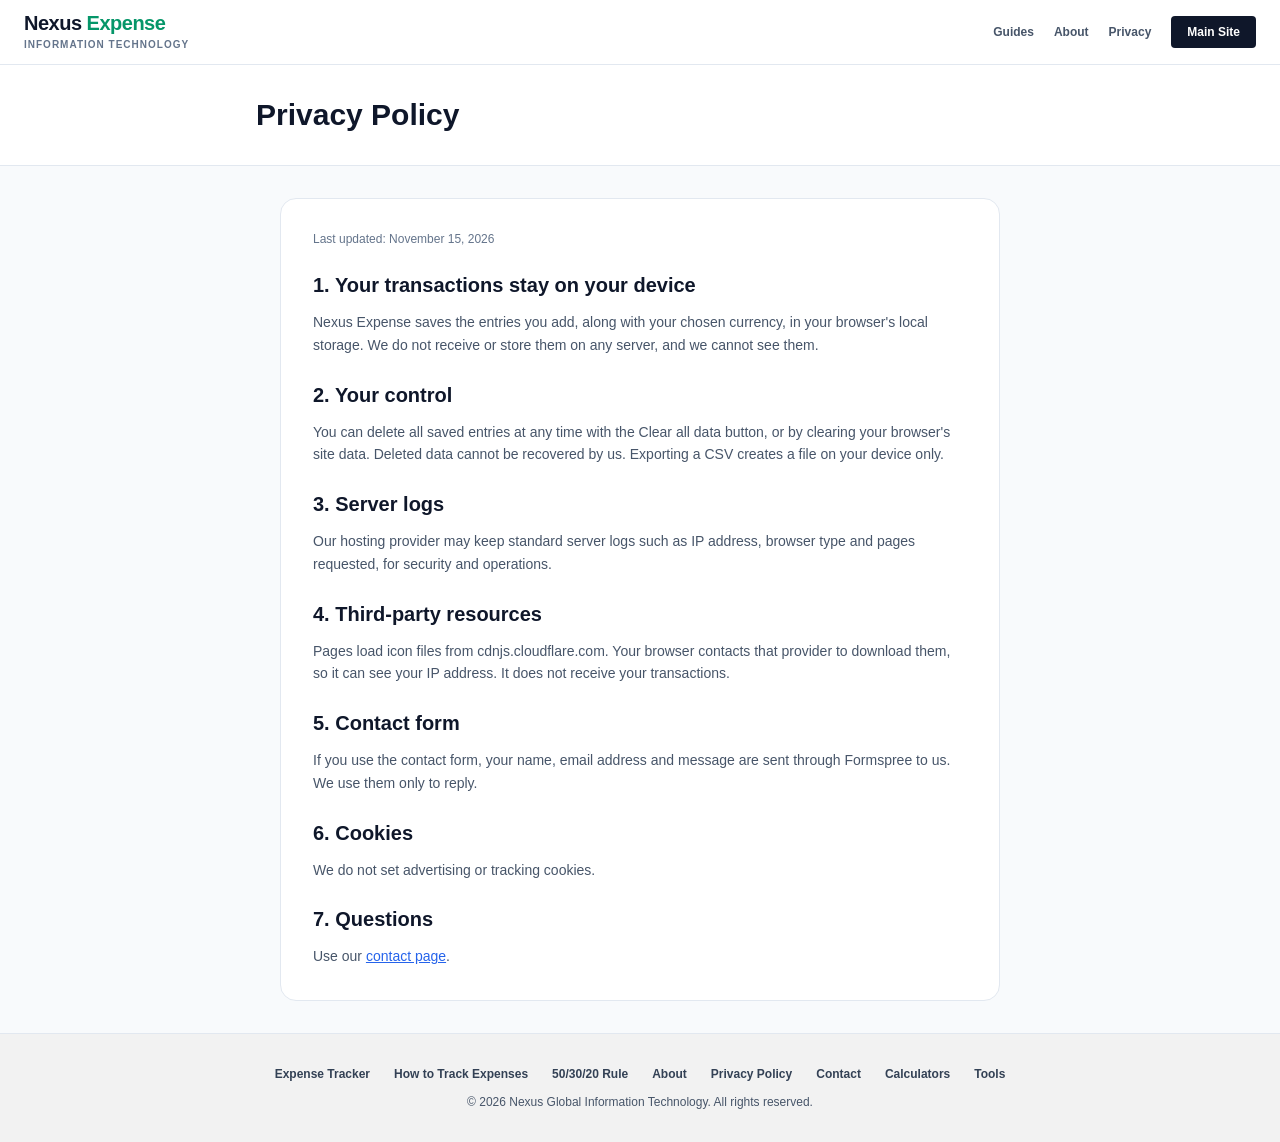
<file: privacy-policy/index.html>
<!DOCTYPE html>
<html lang="en">
<head>
<meta charset="UTF-8">
<meta name="viewport" content="width=device-width, initial-scale=1.0">
<title>Privacy Policy | Nexus Expense</title>
<meta name="description" content="Nexus Expense privacy policy: your transactions are stored only in your browser. No accounts, no tracking cookies.">
<link rel="canonical" href="https://expense.nexusglobalit.org/privacy-policy/">
<link rel="icon" href="/favicon.ico" type="image/x-icon">
<link rel="apple-touch-icon" href="/apple-touch-icon.png">
<meta property="og:type" content="website"><meta property="og:site_name" content="Nexus Expense"><meta property="og:title" content="Privacy Policy | Nexus Expense"><meta property="og:description" content="Nexus Expense privacy policy: your transactions are stored only in your browser. No accounts, no tracking cookies."><meta property="og:url" content="https://expense.nexusglobalit.org/privacy-policy/"><meta name="twitter:card" content="summary">
<link rel="stylesheet" href="/style.css">
<link rel="stylesheet" href="https://cdnjs.cloudflare.com/ajax/libs/font-awesome/6.5.1/css/all.min.css">
<script type="application/ld+json">[{"@context": "https://schema.org", "@type": "WebPage", "name": "Privacy Policy", "url": "https://expense.nexusglobalit.org/privacy-policy/"}]</script>
</head>
<body class="bg-slate-50 text-slate-900 min-h-screen flex flex-col">
<nav class="border-b border-slate-200 bg-white sticky top-0 z-50"><div class="max-w-7xl mx-auto px-6 h-16 flex items-center justify-between">
<a href="/" class="flex flex-col justify-center"><span class="text-xl font-bold tracking-tight text-slate-900 leading-none">Nexus <span class="text-emerald-600">Expense</span></span><span class="text-[10px] font-semibold text-slate-500 uppercase tracking-widest mt-1">Information Technology</span></a>
<div class="flex items-center gap-5 text-xs font-semibold text-slate-600">
<a class="hidden sm:inline hover:text-emerald-700" href="/how-to-track-expenses/">Guides</a><a class="hidden sm:inline hover:text-emerald-700" href="/about/">About</a><a class="hidden sm:inline hover:text-emerald-700" href="/privacy-policy/">Privacy</a>
<a href="https://www.nexusglobalit.org/" class="bg-slate-900 hover:bg-slate-800 text-white px-4 py-2 rounded">Main Site</a></div></div></nav>
<section class="py-8 px-6 bg-white border-b border-slate-200"><div class="max-w-3xl mx-auto"><h1 class="text-2xl sm:text-3xl font-bold text-slate-900">Privacy Policy</h1></div></section><main class="max-w-3xl mx-auto px-6 py-8 flex-grow w-full"><div class="bg-white border border-slate-200 rounded-2xl p-6 sm:p-8 text-sm text-slate-600 leading-relaxed space-y-3"><p class="text-xs text-slate-500">Last updated: November 15, 2026</p>
<h2 class="text-xl font-bold text-slate-900 pt-3">1. Your transactions stay on your device</h2><p>Nexus Expense saves the entries you add, along with your chosen currency, in your browser's local storage. We do not receive or store them on any server, and we cannot see them.</p>
<h2 class="text-xl font-bold text-slate-900 pt-3">2. Your control</h2><p>You can delete all saved entries at any time with the Clear all data button, or by clearing your browser's site data. Deleted data cannot be recovered by us. Exporting a CSV creates a file on your device only.</p>
<h2 class="text-xl font-bold text-slate-900 pt-3">3. Server logs</h2><p>Our hosting provider may keep standard server logs such as IP address, browser type and pages requested, for security and operations.</p>
<h2 class="text-xl font-bold text-slate-900 pt-3">4. Third-party resources</h2><p>Pages load icon files from cdnjs.cloudflare.com. Your browser contacts that provider to download them, so it can see your IP address. It does not receive your transactions.</p>
<h2 class="text-xl font-bold text-slate-900 pt-3">5. Contact form</h2><p>If you use the contact form, your name, email address and message are sent through Formspree to us. We use them only to reply.</p>
<h2 class="text-xl font-bold text-slate-900 pt-3">6. Cookies</h2><p>We do not set advertising or tracking cookies.</p>
<h2 class="text-xl font-bold text-slate-900 pt-3">7. Questions</h2><p>Use our <a class="text-blue-600 underline" href="/contact/">contact page</a>.</p></div></main><footer class="bg-[#f2f2f2] text-slate-600 text-xs py-8 px-6 border-t border-slate-200"><div class="max-w-7xl mx-auto space-y-3 text-center">
<nav aria-label="Footer" class="flex flex-wrap justify-center gap-x-6 gap-y-2 font-semibold text-slate-700"><a href="/">Expense Tracker</a><a href="/how-to-track-expenses/">How to Track Expenses</a><a href="/50-30-20-budget-rule/">50/30/20 Rule</a><a href="/about/">About</a><a href="/privacy-policy/">Privacy Policy</a><a href="/contact/">Contact</a><a href="https://calc.nexusglobalit.org/">Calculators</a><a href="https://tools.nexusglobalit.org/">Tools</a></nav>
<p>&copy; 2026 Nexus Global Information Technology. All rights reserved.</p></div></footer></body></html>
</file>
<file: style.css>
*,:after,:before{--tw-border-spacing-x:0;--tw-border-spacing-y:0;--tw-translate-x:0;--tw-translate-y:0;--tw-rotate:0;--tw-skew-x:0;--tw-skew-y:0;--tw-scale-x:1;--tw-scale-y:1;--tw-pan-x: ;--tw-pan-y: ;--tw-pinch-zoom: ;--tw-scroll-snap-strictness:proximity;--tw-gradient-from-position: ;--tw-gradient-via-position: ;--tw-gradient-to-position: ;--tw-ordinal: ;--tw-slashed-zero: ;--tw-numeric-figure: ;--tw-numeric-spacing: ;--tw-numeric-fraction: ;--tw-ring-inset: ;--tw-ring-offset-width:0px;--tw-ring-offset-color:#fff;--tw-ring-color:rgba(59,130,246,.5);--tw-ring-offset-shadow:0 0 #0000;--tw-ring-shadow:0 0 #0000;--tw-shadow:0 0 #0000;--tw-shadow-colored:0 0 #0000;--tw-blur: ;--tw-brightness: ;--tw-contrast: ;--tw-grayscale: ;--tw-hue-rotate: ;--tw-invert: ;--tw-saturate: ;--tw-sepia: ;--tw-drop-shadow: ;--tw-backdrop-blur: ;--tw-backdrop-brightness: ;--tw-backdrop-contrast: ;--tw-backdrop-grayscale: ;--tw-backdrop-hue-rotate: ;--tw-backdrop-invert: ;--tw-backdrop-opacity: ;--tw-backdrop-saturate: ;--tw-backdrop-sepia: ;--tw-contain-size: ;--tw-contain-layout: ;--tw-contain-paint: ;--tw-contain-style: }::backdrop{--tw-border-spacing-x:0;--tw-border-spacing-y:0;--tw-translate-x:0;--tw-translate-y:0;--tw-rotate:0;--tw-skew-x:0;--tw-skew-y:0;--tw-scale-x:1;--tw-scale-y:1;--tw-pan-x: ;--tw-pan-y: ;--tw-pinch-zoom: ;--tw-scroll-snap-strictness:proximity;--tw-gradient-from-position: ;--tw-gradient-via-position: ;--tw-gradient-to-position: ;--tw-ordinal: ;--tw-slashed-zero: ;--tw-numeric-figure: ;--tw-numeric-spacing: ;--tw-numeric-fraction: ;--tw-ring-inset: ;--tw-ring-offset-width:0px;--tw-ring-offset-color:#fff;--tw-ring-color:rgba(59,130,246,.5);--tw-ring-offset-shadow:0 0 #0000;--tw-ring-shadow:0 0 #0000;--tw-shadow:0 0 #0000;--tw-shadow-colored:0 0 #0000;--tw-blur: ;--tw-brightness: ;--tw-contrast: ;--tw-grayscale: ;--tw-hue-rotate: ;--tw-invert: ;--tw-saturate: ;--tw-sepia: ;--tw-drop-shadow: ;--tw-backdrop-blur: ;--tw-backdrop-brightness: ;--tw-backdrop-contrast: ;--tw-backdrop-grayscale: ;--tw-backdrop-hue-rotate: ;--tw-backdrop-invert: ;--tw-backdrop-opacity: ;--tw-backdrop-saturate: ;--tw-backdrop-sepia: ;--tw-contain-size: ;--tw-contain-layout: ;--tw-contain-paint: ;--tw-contain-style: }/*! tailwindcss v3.4.17 | MIT License | https://tailwindcss.com*/*,:after,:before{box-sizing:border-box;border:0 solid #e5e7eb}:after,:before{--tw-content:""}:host,html{line-height:1.5;-webkit-text-size-adjust:100%;-moz-tab-size:4;-o-tab-size:4;tab-size:4;font-family:ui-sans-serif,system-ui,sans-serif,Apple Color Emoji,Segoe UI Emoji,Segoe UI Symbol,Noto Color Emoji;font-feature-settings:normal;font-variation-settings:normal;-webkit-tap-highlight-color:transparent}body{margin:0;line-height:inherit}hr{height:0;color:inherit;border-top-width:1px}abbr:where([title]){-webkit-text-decoration:underline dotted;text-decoration:underline dotted}h1,h2,h3,h4,h5,h6{font-size:inherit;font-weight:inherit}a{color:inherit;text-decoration:inherit}b,strong{font-weight:bolder}code,kbd,pre,samp{font-family:ui-monospace,SFMono-Regular,Menlo,Monaco,Consolas,Liberation Mono,Courier New,monospace;font-feature-settings:normal;font-variation-settings:normal;font-size:1em}small{font-size:80%}sub,sup{font-size:75%;line-height:0;position:relative;vertical-align:baseline}sub{bottom:-.25em}sup{top:-.5em}table{text-indent:0;border-color:inherit;border-collapse:collapse}button,input,optgroup,select,textarea{font-family:inherit;font-feature-settings:inherit;font-variation-settings:inherit;font-size:100%;font-weight:inherit;line-height:inherit;letter-spacing:inherit;color:inherit;margin:0;padding:0}button,select{text-transform:none}button,input:where([type=button]),input:where([type=reset]),input:where([type=submit]){-webkit-appearance:button;background-color:transparent;background-image:none}:-moz-focusring{outline:auto}:-moz-ui-invalid{box-shadow:none}progress{vertical-align:baseline}::-webkit-inner-spin-button,::-webkit-outer-spin-button{height:auto}[type=search]{-webkit-appearance:textfield;outline-offset:-2px}::-webkit-search-decoration{-webkit-appearance:none}::-webkit-file-upload-button{-webkit-appearance:button;font:inherit}summary{display:list-item}blockquote,dd,dl,figure,h1,h2,h3,h4,h5,h6,hr,p,pre{margin:0}fieldset{margin:0}fieldset,legend{padding:0}menu,ol,ul{list-style:none;margin:0;padding:0}dialog{padding:0}textarea{resize:vertical}input::-moz-placeholder,textarea::-moz-placeholder{opacity:1;color:#9ca3af}input::placeholder,textarea::placeholder{opacity:1;color:#9ca3af}[role=button],button{cursor:pointer}:disabled{cursor:default}audio,canvas,embed,iframe,img,object,svg,video{display:block;vertical-align:middle}img,video{max-width:100%;height:auto}[hidden]:where(:not([hidden=until-found])){display:none}.fixed{position:fixed}.sticky{position:sticky}.top-0{top:0}.z-50{z-index:50}.col-span-full{grid-column:1/-1}.mx-auto{margin-left:auto;margin-right:auto}.my-4{margin-top:1rem;margin-bottom:1rem}.mb-1{margin-bottom:.25rem}.mb-2{margin-bottom:.5rem}.mb-3{margin-bottom:.75rem}.mt-0\.5{margin-top:.125rem}.mt-1{margin-top:.25rem}.mt-2{margin-top:.5rem}.mt-3{margin-top:.75rem}.mt-6{margin-top:1.5rem}.block{display:block}.flex{display:flex}.grid{display:grid}.hidden{display:none}.h-16{height:4rem}.h-2\.5{height:.625rem}.h-fit{height:-moz-fit-content;height:fit-content}.max-h-80{max-height:20rem}.min-h-screen{min-height:100vh}.w-2\.5{width:.625rem}.w-full{width:100%}.max-w-3xl{max-width:48rem}.max-w-7xl{max-width:80rem}.flex-grow{flex-grow:1}.list-decimal{list-style-type:decimal}.list-disc{list-style-type:disc}.grid-cols-1{grid-template-columns:repeat(1,minmax(0,1fr))}.grid-cols-2{grid-template-columns:repeat(2,minmax(0,1fr))}.grid-cols-3{grid-template-columns:repeat(3,minmax(0,1fr))}.flex-col{flex-direction:column}.flex-wrap{flex-wrap:wrap}.items-center{align-items:center}.justify-end{justify-content:flex-end}.justify-center{justify-content:center}.justify-between{justify-content:space-between}.gap-2{gap:.5rem}.gap-3{gap:.75rem}.gap-4{gap:1rem}.gap-5{gap:1.25rem}.gap-6{gap:1.5rem}.gap-8{gap:2rem}.gap-x-6{-moz-column-gap:1.5rem;column-gap:1.5rem}.gap-y-2{row-gap:.5rem}.space-x-3>:not([hidden])~:not([hidden]){--tw-space-x-reverse:0;margin-right:calc(.75rem*var(--tw-space-x-reverse));margin-left:calc(.75rem*(1 - var(--tw-space-x-reverse)))}.space-y-1>:not([hidden])~:not([hidden]){--tw-space-y-reverse:0;margin-top:calc(.25rem*(1 - var(--tw-space-y-reverse)));margin-bottom:calc(.25rem*var(--tw-space-y-reverse))}.space-y-2>:not([hidden])~:not([hidden]){--tw-space-y-reverse:0;margin-top:calc(.5rem*(1 - var(--tw-space-y-reverse)));margin-bottom:calc(.5rem*var(--tw-space-y-reverse))}.space-y-3>:not([hidden])~:not([hidden]){--tw-space-y-reverse:0;margin-top:calc(.75rem*(1 - var(--tw-space-y-reverse)));margin-bottom:calc(.75rem*var(--tw-space-y-reverse))}.space-y-4>:not([hidden])~:not([hidden]){--tw-space-y-reverse:0;margin-top:calc(1rem*(1 - var(--tw-space-y-reverse)));margin-bottom:calc(1rem*var(--tw-space-y-reverse))}.space-y-6>:not([hidden])~:not([hidden]){--tw-space-y-reverse:0;margin-top:calc(1.5rem*(1 - var(--tw-space-y-reverse)));margin-bottom:calc(1.5rem*var(--tw-space-y-reverse))}.space-y-8>:not([hidden])~:not([hidden]){--tw-space-y-reverse:0;margin-top:calc(2rem*(1 - var(--tw-space-y-reverse)));margin-bottom:calc(2rem*var(--tw-space-y-reverse))}.overflow-y-auto{overflow-y:auto}.rounded{border-radius:.25rem}.rounded-2xl{border-radius:1rem}.rounded-full{border-radius:9999px}.rounded-lg{border-radius:.5rem}.rounded-xl{border-radius:.75rem}.border{border-width:1px}.border-b{border-bottom-width:1px}.border-t{border-top-width:1px}.border-emerald-200{--tw-border-opacity:1;border-color:rgb(167 243 208/var(--tw-border-opacity,1))}.border-slate-100{--tw-border-opacity:1;border-color:rgb(241 245 249/var(--tw-border-opacity,1))}.border-slate-200{--tw-border-opacity:1;border-color:rgb(226 232 240/var(--tw-border-opacity,1))}.border-slate-300{--tw-border-opacity:1;border-color:rgb(203 213 225/var(--tw-border-opacity,1))}.bg-\[\#f2f2f2\]{--tw-bg-opacity:1;background-color:rgb(242 242 242/var(--tw-bg-opacity,1))}.bg-emerald-100{--tw-bg-opacity:1;background-color:rgb(209 250 229/var(--tw-bg-opacity,1))}.bg-emerald-50{--tw-bg-opacity:1;background-color:rgb(236 253 245/var(--tw-bg-opacity,1))}.bg-emerald-500{--tw-bg-opacity:1;background-color:rgb(16 185 129/var(--tw-bg-opacity,1))}.bg-emerald-600{--tw-bg-opacity:1;background-color:rgb(5 150 105/var(--tw-bg-opacity,1))}.bg-rose-500{--tw-bg-opacity:1;background-color:rgb(244 63 94/var(--tw-bg-opacity,1))}.bg-slate-200{--tw-bg-opacity:1;background-color:rgb(226 232 240/var(--tw-bg-opacity,1))}.bg-slate-50{--tw-bg-opacity:1;background-color:rgb(248 250 252/var(--tw-bg-opacity,1))}.bg-slate-900{--tw-bg-opacity:1;background-color:rgb(15 23 42/var(--tw-bg-opacity,1))}.bg-white{--tw-bg-opacity:1;background-color:rgb(255 255 255/var(--tw-bg-opacity,1))}.p-3{padding:.75rem}.p-4{padding:1rem}.p-6{padding:1.5rem}.px-2{padding-left:.5rem;padding-right:.5rem}.px-3{padding-left:.75rem;padding-right:.75rem}.px-4{padding-left:1rem;padding-right:1rem}.px-6{padding-left:1.5rem;padding-right:1.5rem}.py-0\.5{padding-top:.125rem;padding-bottom:.125rem}.py-1{padding-top:.25rem;padding-bottom:.25rem}.py-2{padding-top:.5rem;padding-bottom:.5rem}.py-2\.5{padding-top:.625rem;padding-bottom:.625rem}.py-3{padding-top:.75rem;padding-bottom:.75rem}.py-6{padding-top:1.5rem;padding-bottom:1.5rem}.py-8{padding-top:2rem;padding-bottom:2rem}.pb-3{padding-bottom:.75rem}.pl-5{padding-left:1.25rem}.pr-1{padding-right:.25rem}.pt-2{padding-top:.5rem}.pt-3{padding-top:.75rem}.text-center{text-align:center}.font-mono{font-family:ui-monospace,SFMono-Regular,Menlo,Monaco,Consolas,Liberation Mono,Courier New,monospace}.text-2xl{font-size:1.5rem;line-height:2rem}.text-3xl{font-size:1.875rem;line-height:2.25rem}.text-\[10px\]{font-size:10px}.text-\[11px\]{font-size:11px}.text-base{font-size:1rem;line-height:1.5rem}.text-lg{font-size:1.125rem;line-height:1.75rem}.text-sm{font-size:.875rem;line-height:1.25rem}.text-xl{font-size:1.25rem;line-height:1.75rem}.text-xs{font-size:.75rem;line-height:1rem}.font-bold{font-weight:700}.font-semibold{font-weight:600}.uppercase{text-transform:uppercase}.leading-none{line-height:1}.leading-relaxed{line-height:1.625}.tracking-tight{letter-spacing:-.025em}.tracking-wider{letter-spacing:.05em}.tracking-widest{letter-spacing:.1em}.text-blue-600{--tw-text-opacity:1;color:rgb(37 99 235/var(--tw-text-opacity,1))}.text-emerald-600{--tw-text-opacity:1;color:rgb(5 150 105/var(--tw-text-opacity,1))}.text-emerald-800{--tw-text-opacity:1;color:rgb(6 95 70/var(--tw-text-opacity,1))}.text-emerald-900{--tw-text-opacity:1;color:rgb(6 78 59/var(--tw-text-opacity,1))}.text-rose-600{--tw-text-opacity:1;color:rgb(225 29 72/var(--tw-text-opacity,1))}.text-slate-400{--tw-text-opacity:1;color:rgb(148 163 184/var(--tw-text-opacity,1))}.text-slate-500{--tw-text-opacity:1;color:rgb(100 116 139/var(--tw-text-opacity,1))}.text-slate-600{--tw-text-opacity:1;color:rgb(71 85 105/var(--tw-text-opacity,1))}.text-slate-700{--tw-text-opacity:1;color:rgb(51 65 85/var(--tw-text-opacity,1))}.text-slate-800{--tw-text-opacity:1;color:rgb(30 41 59/var(--tw-text-opacity,1))}.text-slate-900{--tw-text-opacity:1;color:rgb(15 23 42/var(--tw-text-opacity,1))}.text-white{--tw-text-opacity:1;color:rgb(255 255 255/var(--tw-text-opacity,1))}.underline{text-decoration-line:underline}.transition{transition-property:color,background-color,border-color,text-decoration-color,fill,stroke,opacity,box-shadow,transform,filter,-webkit-backdrop-filter;transition-property:color,background-color,border-color,text-decoration-color,fill,stroke,opacity,box-shadow,transform,filter,backdrop-filter;transition-property:color,background-color,border-color,text-decoration-color,fill,stroke,opacity,box-shadow,transform,filter,backdrop-filter,-webkit-backdrop-filter;transition-timing-function:cubic-bezier(.4,0,.2,1);transition-duration:.15s}body{font-family:Segoe UI,Tahoma,Geneva,Verdana,sans-serif}.hover\:bg-emerald-700:hover{--tw-bg-opacity:1;background-color:rgb(4 120 87/var(--tw-bg-opacity,1))}.hover\:bg-slate-800:hover{--tw-bg-opacity:1;background-color:rgb(30 41 59/var(--tw-bg-opacity,1))}.hover\:text-emerald-700:hover{--tw-text-opacity:1;color:rgb(4 120 87/var(--tw-text-opacity,1))}.hover\:text-rose-600:hover{--tw-text-opacity:1;color:rgb(225 29 72/var(--tw-text-opacity,1))}.hover\:underline:hover{text-decoration-line:underline}.focus\:border-emerald-600:focus{--tw-border-opacity:1;border-color:rgb(5 150 105/var(--tw-border-opacity,1))}.focus\:outline-none:focus{outline:2px solid transparent;outline-offset:2px}@media (min-width:640px){.sm\:inline{display:inline}.sm\:grid-cols-3{grid-template-columns:repeat(3,minmax(0,1fr))}.sm\:p-8{padding:2rem}.sm\:text-3xl{font-size:1.875rem;line-height:2.25rem}.sm\:text-base{font-size:1rem;line-height:1.5rem}.sm\:text-sm{font-size:.875rem;line-height:1.25rem}}@media (min-width:1024px){.lg\:col-span-2{grid-column:span 2/span 2}.lg\:grid-cols-3{grid-template-columns:repeat(3,minmax(0,1fr))}}
</file>
